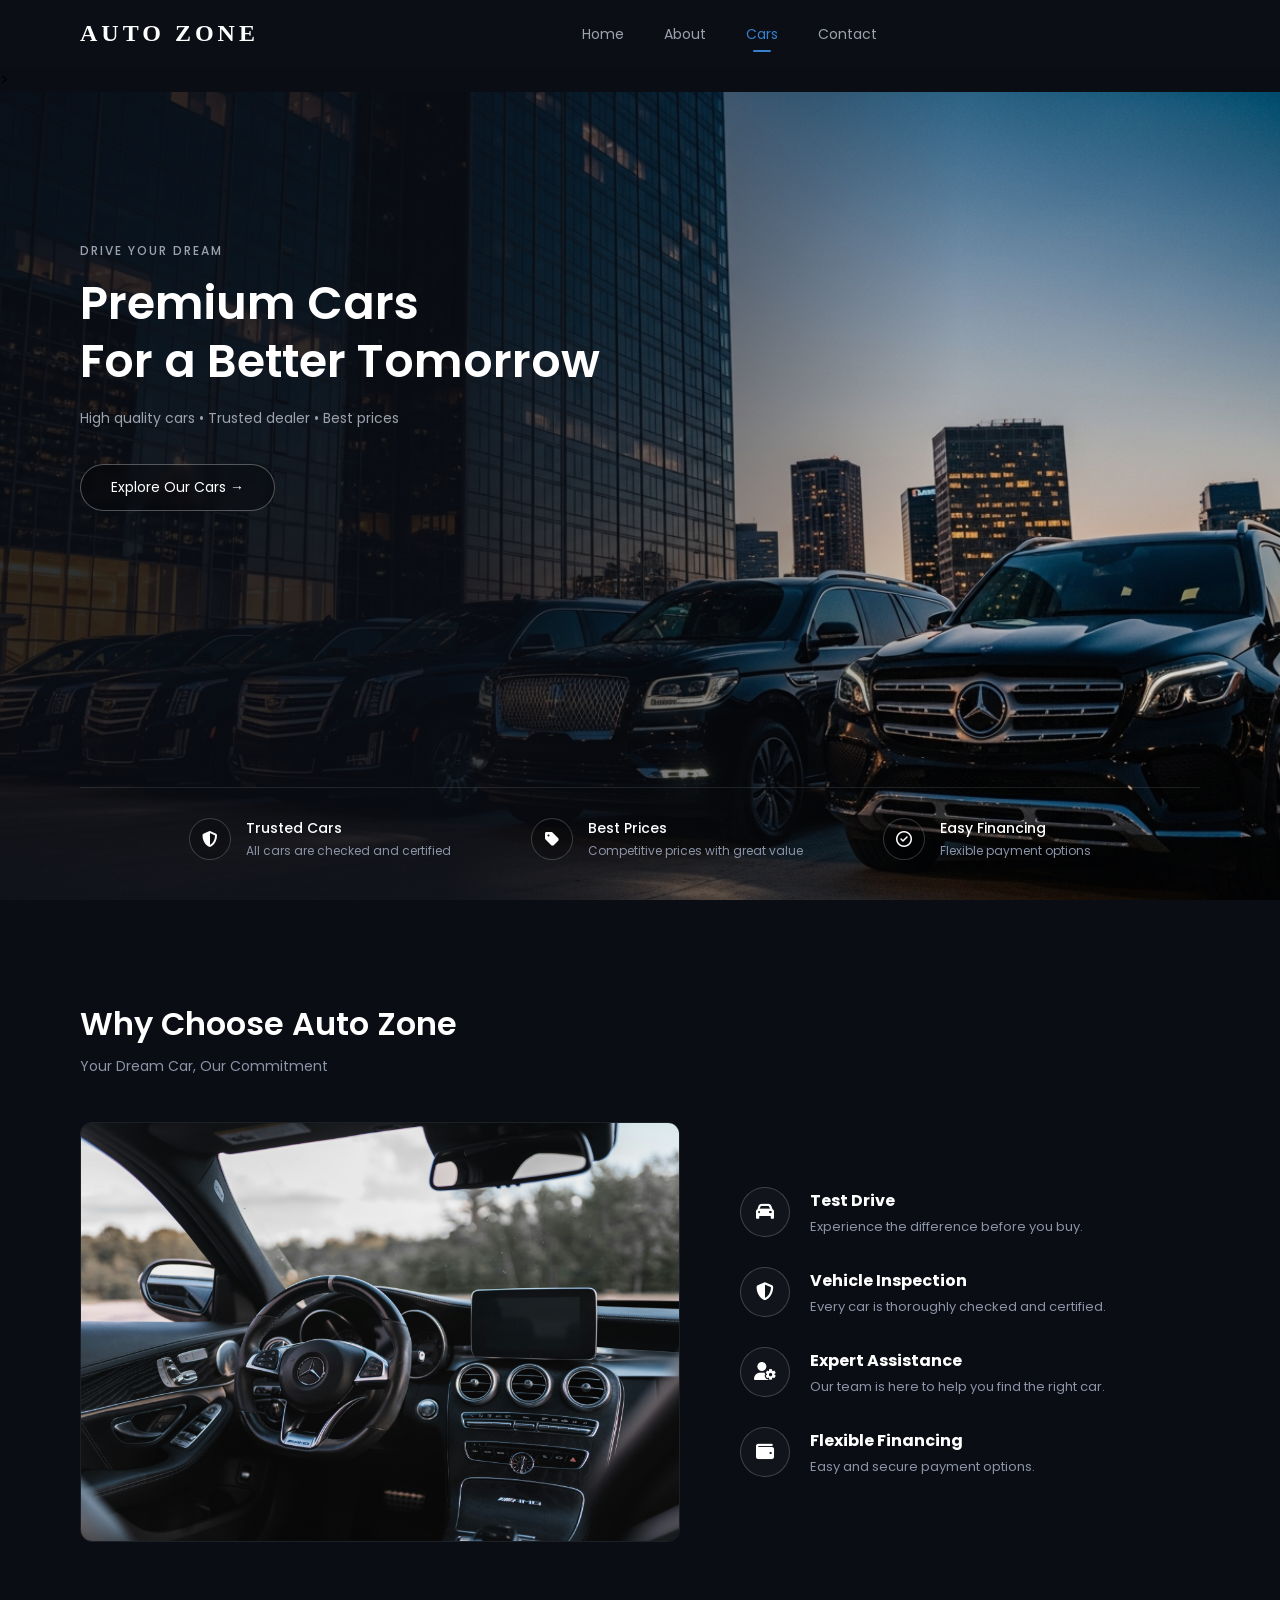
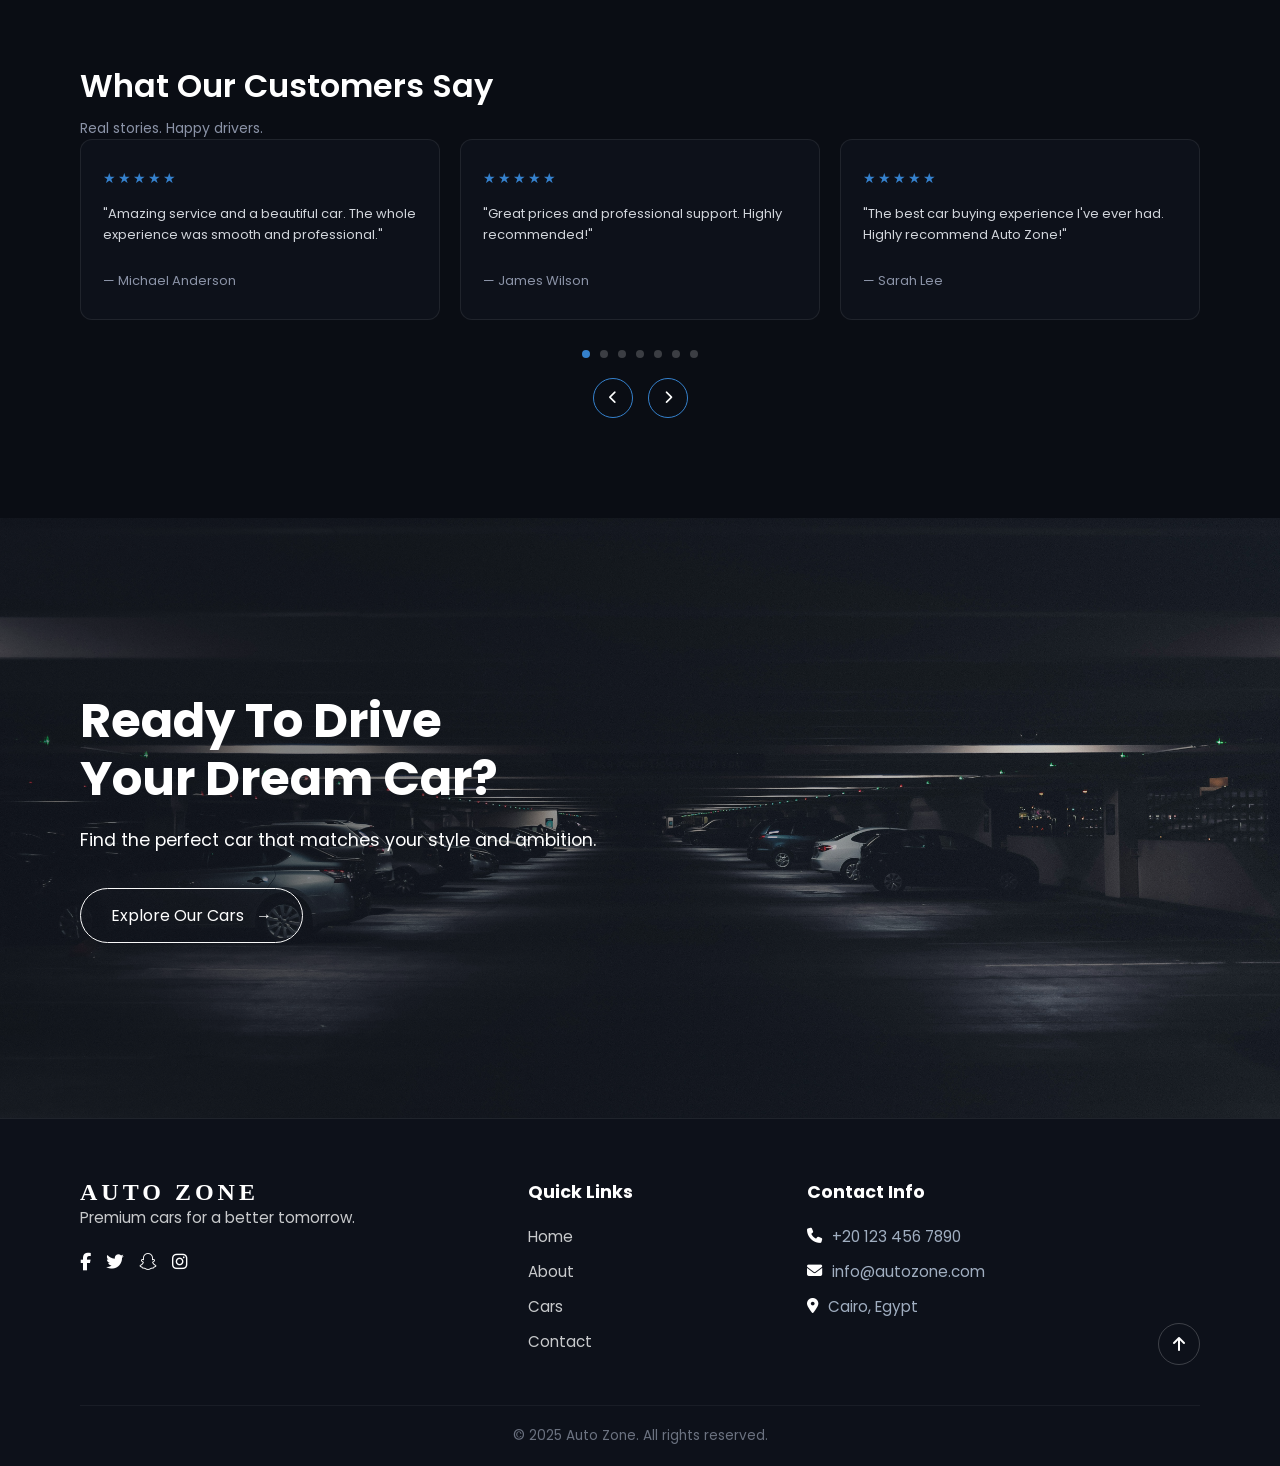
<file: index.html>
<!DOCTYPE html>
<html lang="en">
<head>
    <meta charset="UTF-8">
    <meta name="viewport" content="width=device-width, initial-scale=1.0">
    <title>Auto Zone</title>
    <link rel="stylesheet" href="https://cdnjs.cloudflare.com/ajax/libs/font-awesome/6.4.0/css/all.min.css">
    <link rel="preconnect" href="https://fonts.googleapis.com">
    <link rel="preconnect" href="https://fonts.gstatic.com" crossorigin>
    <link href="https://fonts.googleapis.com/css2?family=Poppins:wght@300;400;500;600;700&display=swap" rel="stylesheet">
    <link rel="stylesheet" href="home1.css">
    <link rel="stylesheet" href="home2.css">
    <link rel="stylesheet" href="home3.css">
    <link rel="stylesheet" href="home4.css">
    <link rel="stylesheet" href="home5.css">
     <script src="home.js"></script>
</head>
<body>
    <section class="hero">
        <header class="navbar">
        <div class="logo">AUTO ZONE</div>
        <nav class="navlink" id="navmenu">
            <i class="fa-solid fa-xmark close-btn" id="closeBtn"></i>
            <ul>
                <li><a href="index.html">Home</a></li>
                <li><a href="about.html">About</a></li>
                <li><a href="cars.html" class="active">Cars</a></li>
                <li><a href="contact.html">Contact</a></li>
            </ul>
        </nav>
        <div class="navicons">
            <i class="fa-solid fa-bars menu-toggle" id="menuToggle"></i>
        </div>
    </header>
<!-----------section 2 ------------------------------------------------------------------------------------------------------------>>        
     <div class="hero-wrapper">
        <div class="hero-text">
           <span class="sub-title">DRIVE YOUR DREAM</span>
                <h1 class="main-title">Premium Cars<br>For a Better Tomorrow</h1>
                <p class="description">High quality cars &bull; Trusted dealer &bull; Best prices</p>
                <a href="cars.html" class="btn-primary">Explore Our Cars &rarr;</a>
            </div>
            <div class="features">
                <div class="item">
                    <div class="icon">
                        <i class="fa-solid fa-shield-halved"></i>
                    </div>
                    <div class="text">
                        <h3>Trusted Cars</h3>
                        <p>All cars are checked and certified</p>
                    </div>
                </div>
                <div class="item">
                    <div class="icon">
                        <i class="fa-solid fa-tag"></i>
                    </div>
                    <div class="text">
                        <h3>Best Prices</h3>
                        <p>Competitive prices with great value</p>
                    </div>
                </div>

        <div class="item">
            <div class="icon">
                 <i class="fa-regular fa-circle-check"></i>
            </div>
            <div class="text">
                  <h3>Easy Financing</h3>
                  <p>Flexible payment options</p>
            </div>
        </div>
     </div>
</div>

</section>
<!---------section 3 ----------------------------------------------------------------->
<section class="why">
    <div class="title">
        <h2>Why Choose Auto Zone</h2>
        <p>Your Dream Car, Our Commitment</p>
    </div>
    <div class="why-content">
        <div class="why-img">
            <img src="img/why.jpg" alt="Car Interior">
        </div>
        <div class="why-list">
            <div class="item">
                <div class="icon"><i class="fa-solid fa-car"></i></div>
                <div class="text">
                    <h3>Test Drive</h3>
                    <p>Experience the difference before you buy.</p>
                </div>
            </div>
            <div class="item">
                <div class="icon"><i class="fa-solid fa-shield-halved"></i></div>
                <div class="text">
                    <h3>Vehicle Inspection</h3>
                    <p>Every car is thoroughly checked and certified.</p>
                </div>
            </div>
            <div class="item">
                <div class="icon"><i class="fa-solid fa-user-gear"></i></div>
                <div class="text">
                    <h3>Expert Assistance</h3>
                    <p>Our team is here to help you find the right car.</p>
                </div>
            </div>
            <div class="item">
                <div class="icon"><i class="fa-solid fa-wallet"></i></div>
                <div class="text">
                    <h3>Flexible Financing</h3>
                    <p>Easy and secure payment options.</p>
                </div>
            </div>
        </div>
    </div>
</section>
<!----------section 4 ---------------------------------------------------------------------------------------------->
<section class="reviews">
    <div class="title">
        <h2>What Our Customers Say</h2>
        <p>Real stories. Happy drivers.</p>
    </div>
    <div class="reviews2">
        <div class="track">
            <div class="card">
                <div class="stars">★★★★★</div>
                <p>"Amazing service and a beautiful car. The whole experience was smooth and professional."</p>
                <h4>— Michael Anderson</h4>
            </div>
            <div class="card">
                <div class="stars">★★★★★</div>
                <p>"Great prices and professional support. Highly recommended!"</p>
                <h4>— James Wilson</h4>
            </div>
            <div class="card">
                <div class="stars">★★★★★</div>
                <p>"The best car buying experience I've ever had. Highly recommend Auto Zone!"</p>
                <h4>— Sarah Lee</h4>
            </div>
            <div class="card">
                <div class="stars">★★★★★</div>
                <p>"Very transparent team and top-notch quality vehicles."</p>
                <h4>— David Miller</h4>
            </div>
            <div class="card">
                <div class="stars">★★★★★</div>
                <p>"Fast documentation and test drive booking was effortless."</p>
                <h4>— Emily Davis</h4>
            </div>
            <div class="card">
                <div class="stars">★★★★★</div>
                <p>"Exceptional customer care from start to finish."</p>
                <h4>— Alex Robert</h4>
            </div>
            <div class="card">
                <div class="stars">★★★★★</div>
                <p>"Fair prices and financing options that actually made sense."</p>
                <h4>— John Martinez</h4>
            </div>
            <div class="card">
                <div class="stars">★★★★★</div>
                <p>"Found my dream car within an hour! Outstanding team."</p>
                <h4>— Sophia Brown</h4>
            </div>
            <div class="card">
                <div class="stars">★★★★★</div>
                <p>"Vehicle condition was exactly as certified. Zero surprises."</p>
                <h4>— Daniel Taylor</h4>
            </div>
            <div class="card">
                <div class="stars">★★★★★</div>
                <p>"Smooth process, polite staff, and reliable vehicles."</p>
                <h4>— Olivia White</h4>
            </div>
            <div class="card">
                <div class="stars">★★★★★</div>
                <p>"They helped me choose the exact car suitable for my family needs."</p>
                <h4>— Ryan Clark</h4>
            </div>
            <div class="card">
                <div class="stars">★★★★★</div>
                <p>"Great trade-in value offered for my previous car. Very satisfied."</p>
                <h4>— Jessica Taylor</h4>
            </div>
            <div class="card">
                <div class="stars">★★★★★</div>
                <p>"Super friendly customer service and zero hidden fees."</p>
                <h4>— Andrew Scott</h4>
            </div>
            <div class="card">
                <div class="stars">★★★★★</div>
                <p>"The financing team worked wonders to match my monthly budget."</p>
                <h4>— Laura King</h4>
            </div>
            <div class="card">
                <div class="stars">★★★★★</div>
                <p>"Clean showroom and impressive selection of luxury models."</p>
                <h4>— Chris Evans</h4>
            </div>
            <div class="card">
                <div class="stars">★★★★★</div>
                <p>"Fast response times whenever I had questions after purchase."</p>
                <h4>— Hannah Abbott</h4>
            </div>
            <div class="card">
                <div class="stars">★★★★★</div>
                <p>"Top tier maintenance inspection report provided with the car."</p>
                <h4>— Mark Spencer</h4>
            </div>
            <div class="card">
                <div class="stars">★★★★★</div>
                <p>"Effortless transaction! Would definitely buy from them again."</p>
                <h4>— Grace Turner</h4>
            </div>
            <div class="card">
                <div class="stars">★★★★★</div>
                <p>"Professional advice without any sales pressure. Loved it!"</p>
                <h4>— Paul Adams</h4>
            </div>
            <div class="card">
                <div class="stars">★★★★★</div>
                <p>"Prompt delivery and pristine car condition upon arrival."</p>
                <h4>— Emma Watson</h4>
            </div>
        </div>
    </div>
    <div class="controls">
        <div class="dots">
            <span class="dot active"></span>
            <span class="dot"></span>
            <span class="dot"></span>
            <span class="dot"></span>
            <span class="dot"></span>
            <span class="dot"></span>
            <span class="dot"></span>
        </div>
        <div class="arrows">
            <button class="arrow-btn"><i class="fa-solid fa-chevron-left"></i></button>
            <button class="arrow-btn"><i class="fa-solid fa-chevron-right"></i></button>
        </div>
    </div>
</section>
<!------section 4 --------------------------------------------------------------->
<section class="banner">
    <div class="container">
        <div class="content">
            <h2>Ready To Drive<br>Your Dream Car?</h2>
            <p>Find the perfect car that matches your style and ambition.</p>
            <a href="cars.html" class="cta-btn">
                Explore Our Cars <span>&rarr;</span>
            </a>
        </div>
        
    </div>
</section>
<!-------------footer section 5------------------------------------------------------------------------->
 <footer class="footer">
        <div class="container">
            <div class="footer-logo">
            <div class="logo">AUTO ZONE</div>
                <p>Premium cars for a better tomorrow.</p>
                <div class="links">
                    <a href="#"><i class="fa-brands fa-facebook-f"></i></a>
                    <a href="#"><i class="fa-brands fa-twitter"></i></a>
                    <a href="#"><i class="fa-brands fa-snapchat"></i></a>
                    <a href="#"><i class="fa-brands fa-instagram"></i></a>
                </div>
            </div>

            <div class="footerlinks">
                <h3>Quick Links</h3>
                <ul>
                    <li><a href="index.html">Home</a></li>
                    <li><a href="about.html">About</a></li>
                    <li><a href="cars.html">Cars</a></li>
                    <li><a href="contact.html">Contact</a></li>
                </ul>
            </div>

            <div class="footercontact">
                <h3>Contact Info</h3>
                <ul>
                    <li><i class="fa-solid fa-phone"></i> +20 123 456 7890</li>
                    <li><i class="fa-solid fa-envelope"></i> info@autozone.com</li>
                    <li><i class="fa-solid fa-location-dot"></i> Cairo, Egypt</li>
                </ul>
            </div>

            <a href="#" class="back">
                <i class="fa-solid fa-arrow-up"></i>
            </a>
        </div>

        <div class="footerbottom">
            <p>&copy; 2025 Auto Zone. All rights reserved.</p>
        </div>

</footer>
    <script src="home.js"></script>
</body>
</html>
</file>
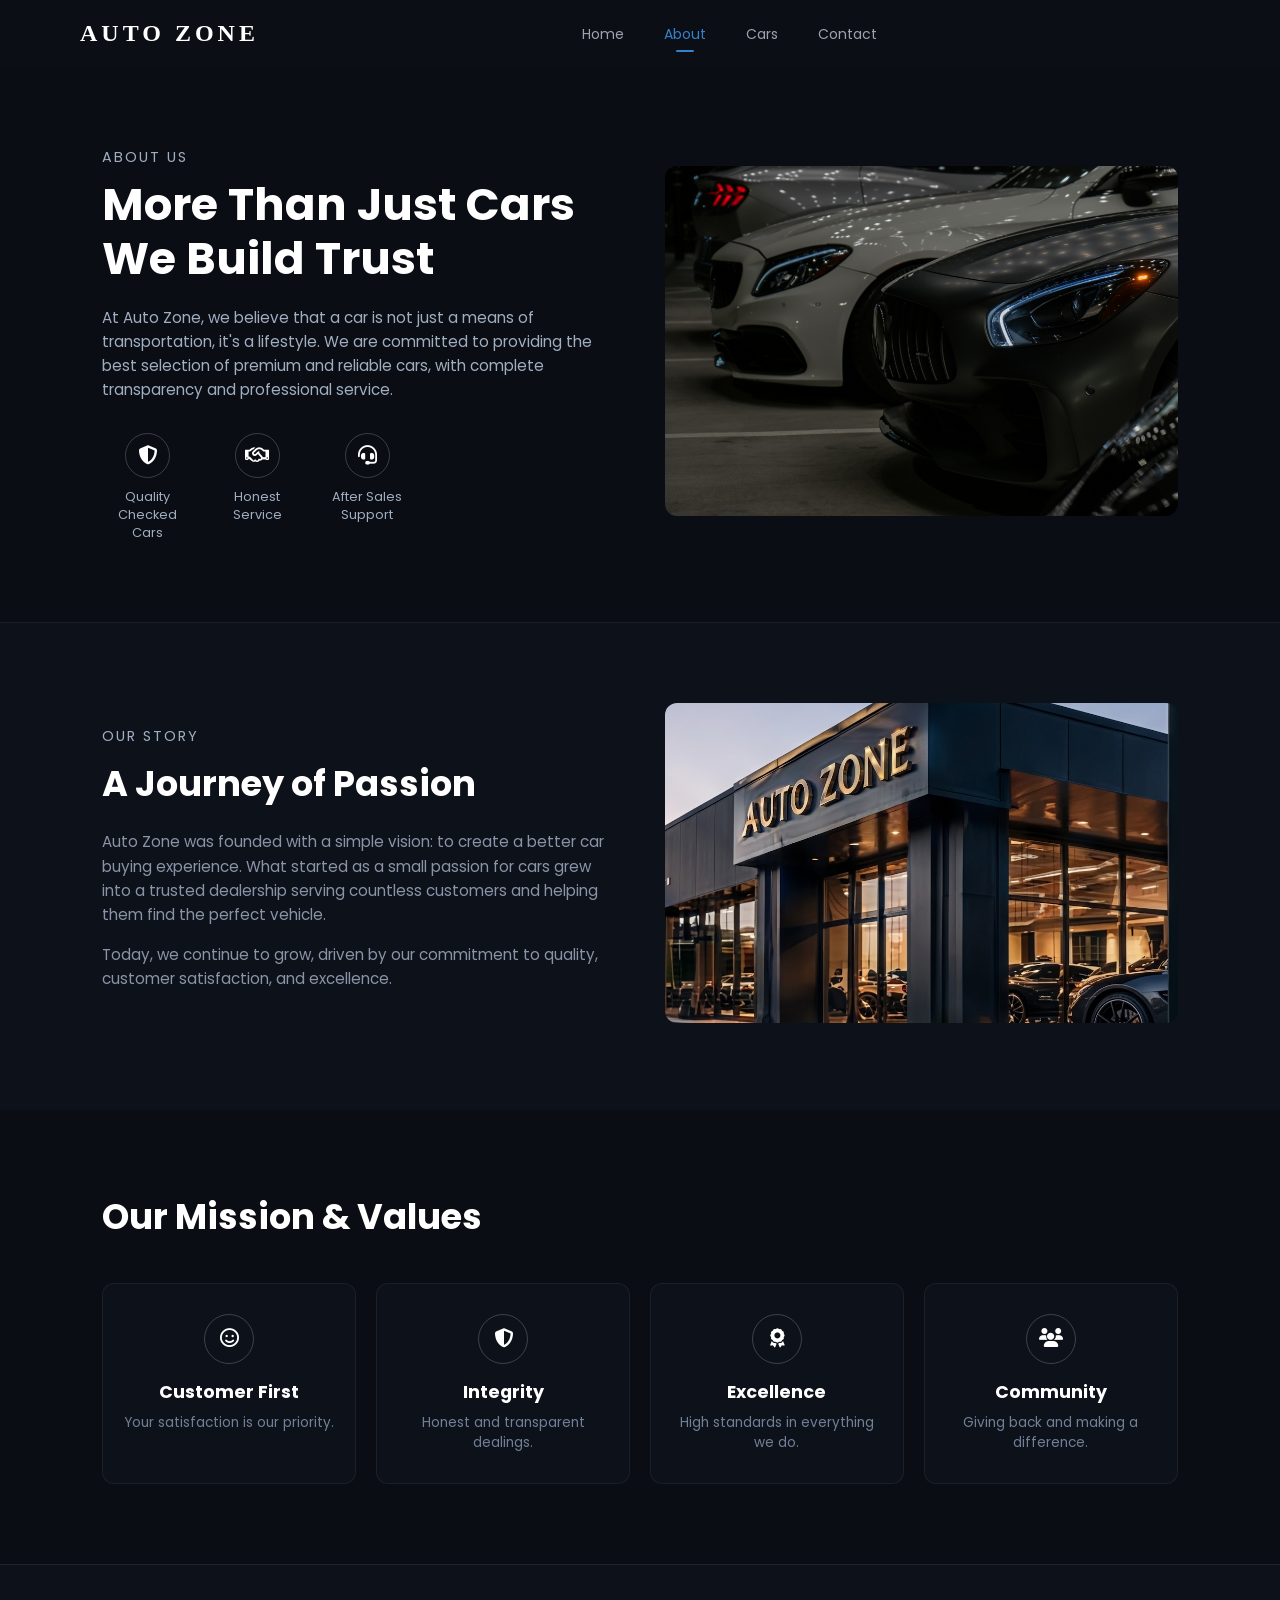
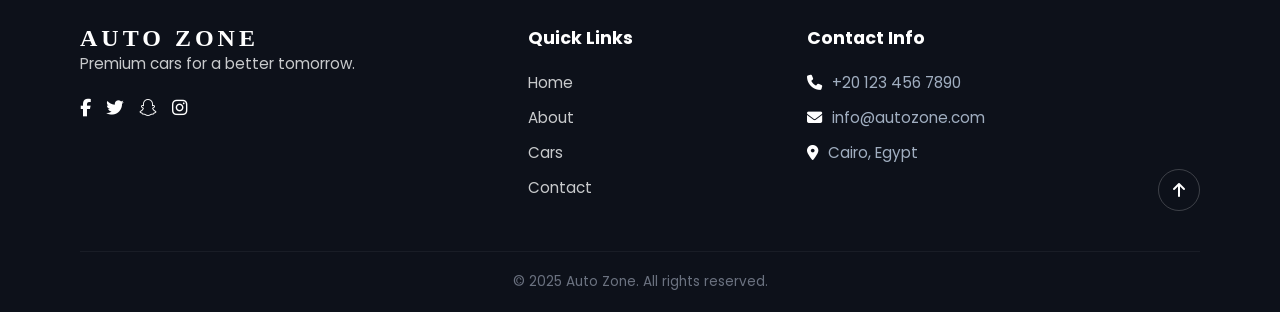
<file: about.html>
<!DOCTYPE html>
<html lang="en">
<head>
    <meta charset="UTF-8">
    <meta name="viewport" content="width=device-width, initial-scale=1.0">
    <title>Auto Zone</title>
    <link rel="stylesheet" href="https://cdnjs.cloudflare.com/ajax/libs/font-awesome/6.4.0/css/all.min.css">
    <link rel="preconnect" href="https://fonts.googleapis.com">
    <link rel="preconnect" href="https://fonts.gstatic.com" crossorigin>
    <link href="https://fonts.googleapis.com/css2?family=Poppins:wght@300;400;500;600;700&display=swap" rel="stylesheet">
    <link rel="stylesheet" href="home1.css">
    <link rel="stylesheet" href="home5.css">
    <link rel="stylesheet" href="about1.css">
    <link rel="stylesheet" href="about2.css">
    <link rel="stylesheet" href="about3.css">
</head>
<body>
    <header class="navbar">
        <div class="logo">AUTO ZONE</div>
        <nav class="navlink" id="navmenu">
            <i class="fa-solid fa-xmark close-btn" id="closeBtn"></i>
            <ul>
                <li><a href="index.html">Home</a></li>
                <li><a href="about.html" class="active">About</a></li>
                <li><a href="cars.html">Cars</a></li>
                <li><a href="contact.html">Contact</a></li>
            </ul>
        </nav>
        <div class="abouticons">
           <i class="fa-solid fa-bars menu-toggle" id="menuToggle"></i>
        </div>
    </header>
<!-- -----section 1-------------------------------------------------------------------------------------------------- -->
    <section class="bhero">
        <div class="container">
            <div class="bcontent">
                <span class="title1">ABOUT US</span>
                <h1 class="title2">More Than Just Cars<br>We Build Trust</h1>
                <p class="description">
                    At Auto Zone, we believe that a car is not just a means of transportation, 
                    it's a lifestyle. We are committed to providing the best selection of premium 
                    and reliable cars, with complete transparency and professional service.
                </p>
    
                <div class="bfeatures">
                    <div class="feature1">
                        <i class="fa-solid fa-shield-halved"></i>
                        <span>Quality Checked Cars</span>
                    </div>
                    <div class="feature1">
                        <i class="fa-regular fa-handshake"></i>
                        <span>Honest Service</span>
                    </div>
                    <div class="feature1">
                        <i class="fa-solid fa-headset"></i>
                        <span>After Sales Support</span>
                    </div>
                </div>
            </div>
            
            <div class="bimage">
                <img src="img/rana-singh-kHwTC1fZ23o-unsplash.jpg" alt="Showroom Cars">
            </div>
        </div>
    </section>
<!--section 2 ------------------------------------------------------------------------------------------------------------>
<section class="story">
    <div class="container">
        <div class="scontent">
            <span class="stitle">OUR STORY</span>
            <h2>A Journey of Passion</h2>
            <p>
                 Auto Zone was founded with a simple vision: to create a better car buying experience. 
                What started as a small passion for cars grew into a trusted dealership serving 
                countless customers and helping them find the perfect vehicle.
            </p>
            <p>
                Today, we continue to grow, driven by our commitment to quality, 
                customer satisfaction, and excellence.
            </p>
        </div>
        <div class="simage">
            <img src="img/autozone.jpe" alt="Auto Zone Building">
        </div>
    </div>
</section>

<!--section 3 ----------------------------------------------------------------------------------------------->
<section class="values">
    <div class="container">
        <div class="title">
            <h2>Our Mission & Values</h2>
        </div>
        <div class="vgrid">
            <div class="vcard">
                <div class="icon">
                    <i class="fa-regular fa-face-smile"></i>
                </div>
                <h3>Customer First</h3>
                <p>Your satisfaction is our priority.</p>
            </div>
            <div class="vcard">
                <div class="icon">
                    <i class="fa-solid fa-shield-halved"></i>
                </div>
                <h3>Integrity</h3>
                <p>Honest and transparent dealings.</p>
            </div>
            <div class="vcard">
                <div class="icon">
                    <i class="fa-solid fa-award"></i>
                </div>
                <h3>Excellence</h3>
                <p>High standards in everything we do.</p>
            </div>
            <div class="vcard">
                <div class="icon">
                    <i class="fa-solid fa-users"></i>
                </div>
                <h3>Community</h3>
                <p>Giving back and making a difference.</p>
            </div>
        </div>
    </div>
</section>

<!-- FOOTER SECTION-------------------------------->
    <footer class="footer">
        <div class="container">
            <div class="footer-logo">
            <div class="logo">AUTO ZONE</div>
                <p>Premium cars for a better tomorrow.</p>
                <div class="links">
                    <a href="#"><i class="fa-brands fa-facebook-f"></i></a>
                    <a href="#"><i class="fa-brands fa-twitter"></i></a>
                    <a href="#"><i class="fa-brands fa-snapchat"></i></a>
                    <a href="#"><i class="fa-brands fa-instagram"></i></a>
                </div>
            </div>

            <div class="footerlinks">
                <h3>Quick Links</h3>
                <ul>
                    <li><a href="index.html">Home</a></li>
                    <li><a href="about.html">About</a></li>
                    <li><a href="cars.html">Cars</a></li>
                    <li><a href="contact.html">Contact</a></li>
                </ul>
            </div>

            <div class="footercontact">
                <h3>Contact Info</h3>
                <ul>
                    <li><i class="fa-solid fa-phone"></i> +20 123 456 7890</li>
                    <li><i class="fa-solid fa-envelope"></i> info@autozone.com</li>
                    <li><i class="fa-solid fa-location-dot"></i> Cairo, Egypt</li>
                </ul>
            </div>

            <a href="#" class="back">
                <i class="fa-solid fa-arrow-up"></i>
            </a>
        </div>

        <div class="footerbottom">
            <p>&copy; 2025 Auto Zone. All rights reserved.</p>
        </div>
    </footer>
<script src="home.js"></script>
</body>
</html>
</file>
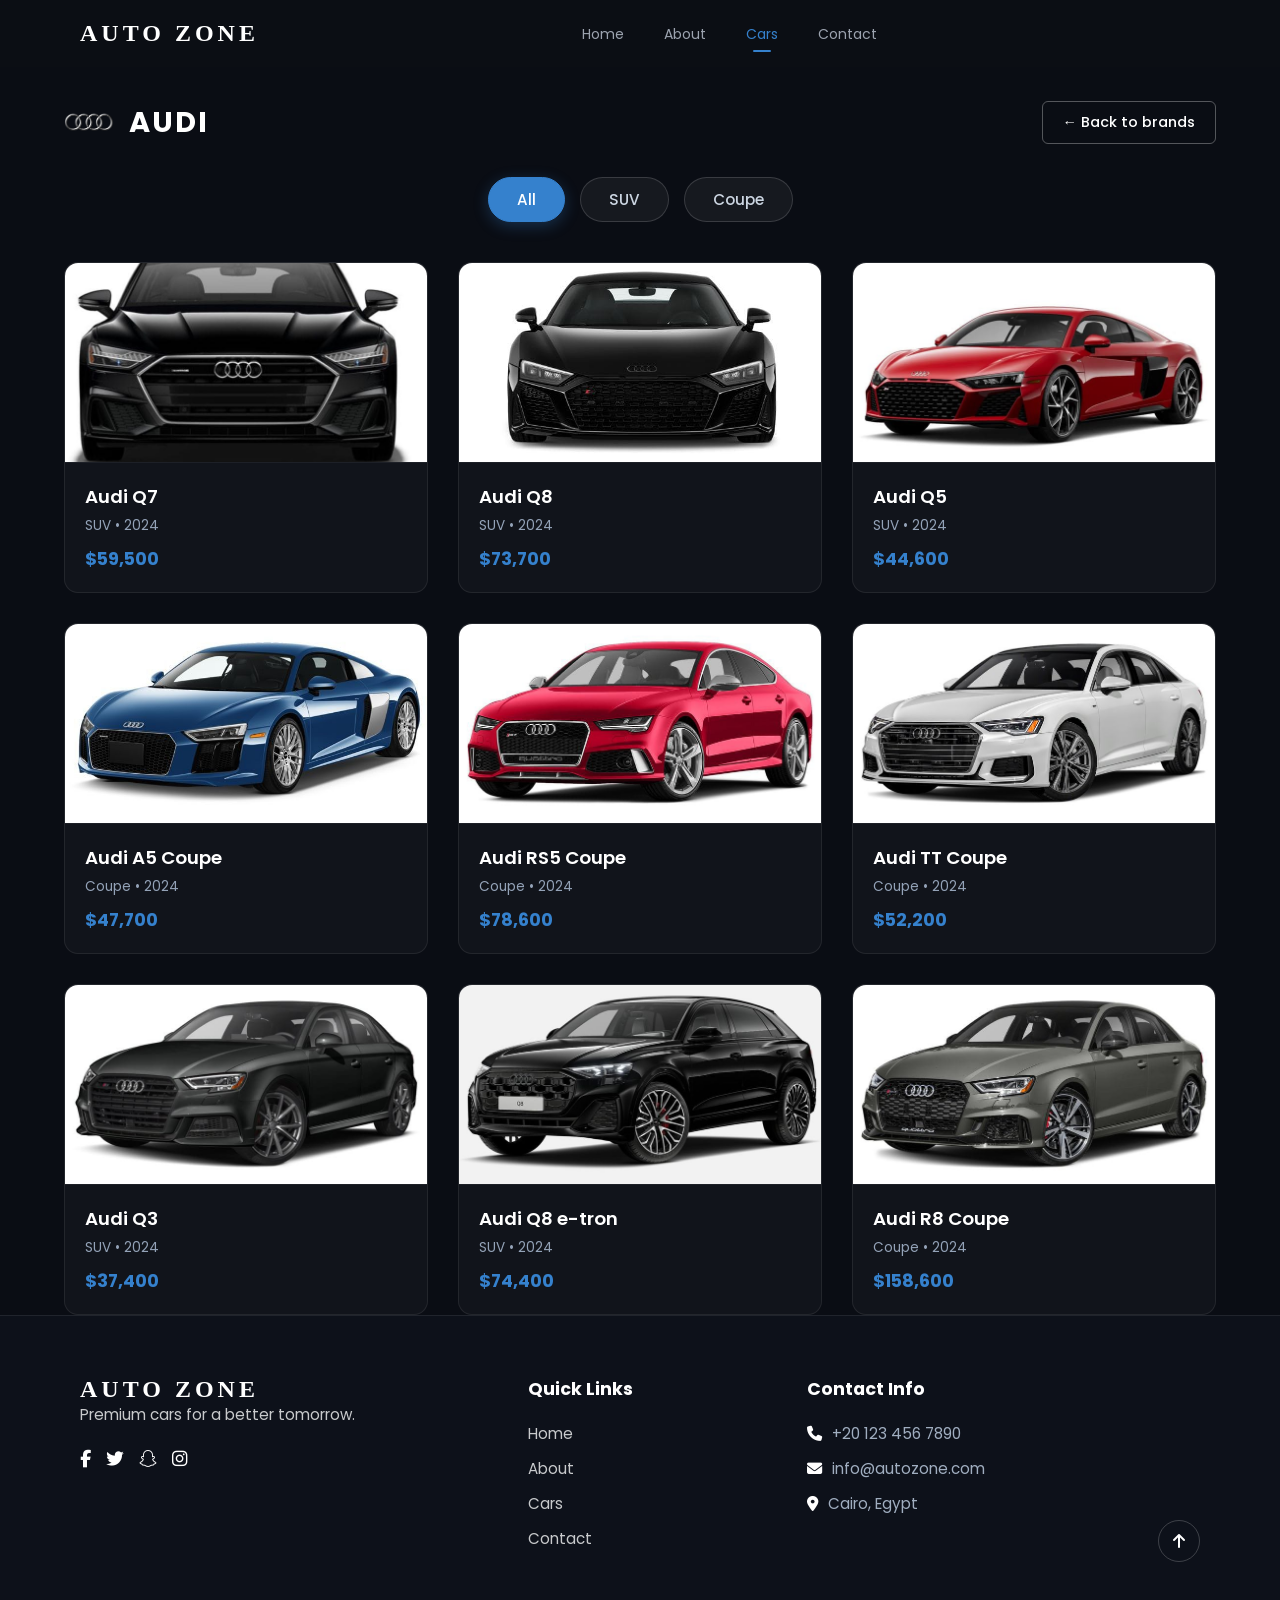
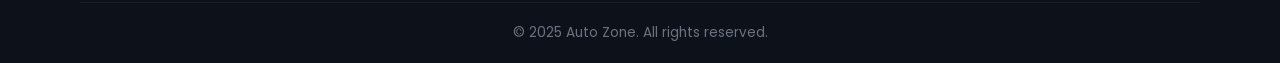
<file: audi.html>
<!DOCTYPE html>
<html lang="en">
<head>
    <meta charset="UTF-8">
    <meta name="viewport" content="width=device-width, initial-scale=1.0">
    <title>Auto Zone</title>
    <link rel="stylesheet" href="https://cdnjs.cloudflare.com/ajax/libs/font-awesome/6.4.0/css/all.min.css">
    <link rel="preconnect" href="https://fonts.googleapis.com">
    <link rel="preconnect" href="https://fonts.gstatic.com" crossorigin>
    <link href="https://fonts.googleapis.com/css2?family=Poppins:wght@300;400;500;600;700&display=swap" rel="stylesheet">
    <link rel="stylesheet" href="home1.css">
    <link rel="stylesheet" href="home5.css">
    <link rel="stylesheet" href="cars1.css">
    <link rel="stylesheet" href="cars.css">
</head>
<body>
    <header class="navbar">
        <div class="logo">AUTO ZONE</div>
        <nav class="navlink" id="navmenu">
            <i class="fa-solid fa-xmark close-btn" id="closeBtn"></i>
            <ul>
                <li><a href="home.html">Home</a></li>
                <li><a href="about.html">About</a></li>
                <li><a href="cars.html" class="active">Cars</a></li>
                <li><a href="contact.html">Contact</a></li>
            </ul>
        </nav>
        <div class="navicons">
            <i class="fa-solid fa-bars menu-toggle" id="menuToggle"></i>
        </div>
    </header>
<!------------------------------------------------------------------------------------------------------ -->    
<div id="lexuscars">
    <div class="brand-top-bar">
        <div class="deflexus">
            <img src="img/carlogo/audi.png" class="lexuslogolexus" alt="Audi Logo">
            <h1 class="logolexuslogo">AUDI</h1>
        </div>
        <div class="btnbacklexus">
            <a href="cars.html" class="backtobrands">&larr; Back to brands</a>
        </div>
    </div>
    <div class="categories">
        <button data-filter="all" class="BUTT active">All</button>
        <button data-filter="suv" class="BUTT">SUV</button>
        <button data-filter="coupe" class="BUTT">Coupe</button>
    </div>
    <!---------cars ----------------------------------------------------->
    <div class="cars">
        <div class="car suv">
            <img src="cars/audi1.jpeg" alt="Audi Q7">
            <div class="car-details">
                <h2>Audi Q7</h2>
                <span class="category-tag">SUV • 2024</span>
                <p class="price">$59,500</p>
            </div>
        </div>

        <div class="car suv">
            <img src="cars/audi2.jpeg" alt="Audi Q8">
            <div class="car-details">
                <h2>Audi Q8</h2>
                <span class="category-tag">SUV • 2024</span>
                <p class="price">$73,700</p>
            </div>
        </div>

        <div class="car suv">
            <img src="cars/audi3.jpeg" alt="Audi Q5">
            <div class="car-details">
                <h2>Audi Q5</h2>
                <span class="category-tag">SUV • 2024</span>
                <p class="price">$44,600</p>
            </div>
        </div>

        <div class="car coupe">
            <img src="cars/audi4.jpeg" alt="Audi A5 Coupe">
            <div class="car-details">
                <h2>Audi A5 Coupe</h2>
                <span class="category-tag">Coupe • 2024</span>
                <p class="price">$47,700</p>
            </div>
        </div>

        <div class="car coupe">
            <img src="cars/audi5.jpeg" alt="Audi RS5 Coupe">
            <div class="car-details">
                <h2>Audi RS5 Coupe</h2>
                <span class="category-tag">Coupe • 2024</span>
                <p class="price">$78,600</p>
            </div>
        </div>

        <div class="car coupe">
            <img src="cars/audi6.jpeg" alt="Audi TT Coupe">
            <div class="car-details">
                <h2>Audi TT Coupe</h2>
                <span class="category-tag">Coupe • 2024</span>
                <p class="price">$52,200</p>
            </div>
        </div>

        <div class="car suv">
            <img src="cars/audi7.jpeg" alt="Audi Q3">
            <div class="car-details">
                <h2>Audi Q3</h2>
                <span class="category-tag">SUV • 2024</span>
                <p class="price">$37,400</p>
            </div>
        </div>

        <div class="car suv">
            <img src="cars/audi8.jpeg" alt="Audi e-tron GT">
            <div class="car-details">
                <h2>Audi Q8 e-tron</h2>
                <span class="category-tag">SUV • 2024</span>
                <p class="price">$74,400</p>
            </div>
        </div>

        <div class="car coupe">
            <img src="cars/audi9.jpeg" alt="Audi R8 Coupe">
            <div class="car-details">
                <h2>Audi R8 Coupe</h2>
                <span class="category-tag">Coupe • 2024</span>
                <p class="price">$158,600</p>
            </div>
        </div>
</div>

<!--footer--------------------------------------------------------------------------------------------------------------------->
    <footer class="footer">
        <div class="container">
            <div class="footer-logo">
            <div class="logo">AUTO ZONE</div>
                <p>Premium cars for a better tomorrow.</p>
                <div class="links">
                    <a href="#"><i class="fa-brands fa-facebook-f"></i></a>
                    <a href="#"><i class="fa-brands fa-twitter"></i></a>
                    <a href="#"><i class="fa-brands fa-snapchat"></i></a>
                    <a href="#"><i class="fa-brands fa-instagram"></i></a>
                </div>
            </div>

            <div class="footerlinks">
                <h3>Quick Links</h3>
                <ul>
                    <li><a href="home.html">Home</a></li>
                    <li><a href="about.html">About</a></li>
                    <li><a href="cars.html">Cars</a></li>
                    <li><a href="contact.html">Contact</a></li>
                </ul>
            </div>

            <div class="footercontact">
                <h3>Contact Info</h3>
                <ul>
                    <li><i class="fa-solid fa-phone"></i> +20 123 456 7890</li>
                    <li><i class="fa-solid fa-envelope"></i> info@autozone.com</li>
                    <li><i class="fa-solid fa-location-dot"></i> Cairo, Egypt</li>
                </ul>
            </div>

            <a href="#" class="back">
                <i class="fa-solid fa-arrow-up"></i>
            </a>
        </div>

        <div class="footerbottom">
            <p>&copy; 2025 Auto Zone. All rights reserved.</p>
        </div>
    </footer>
<script src="cars.js"></script>
</body>
</html>
</file>
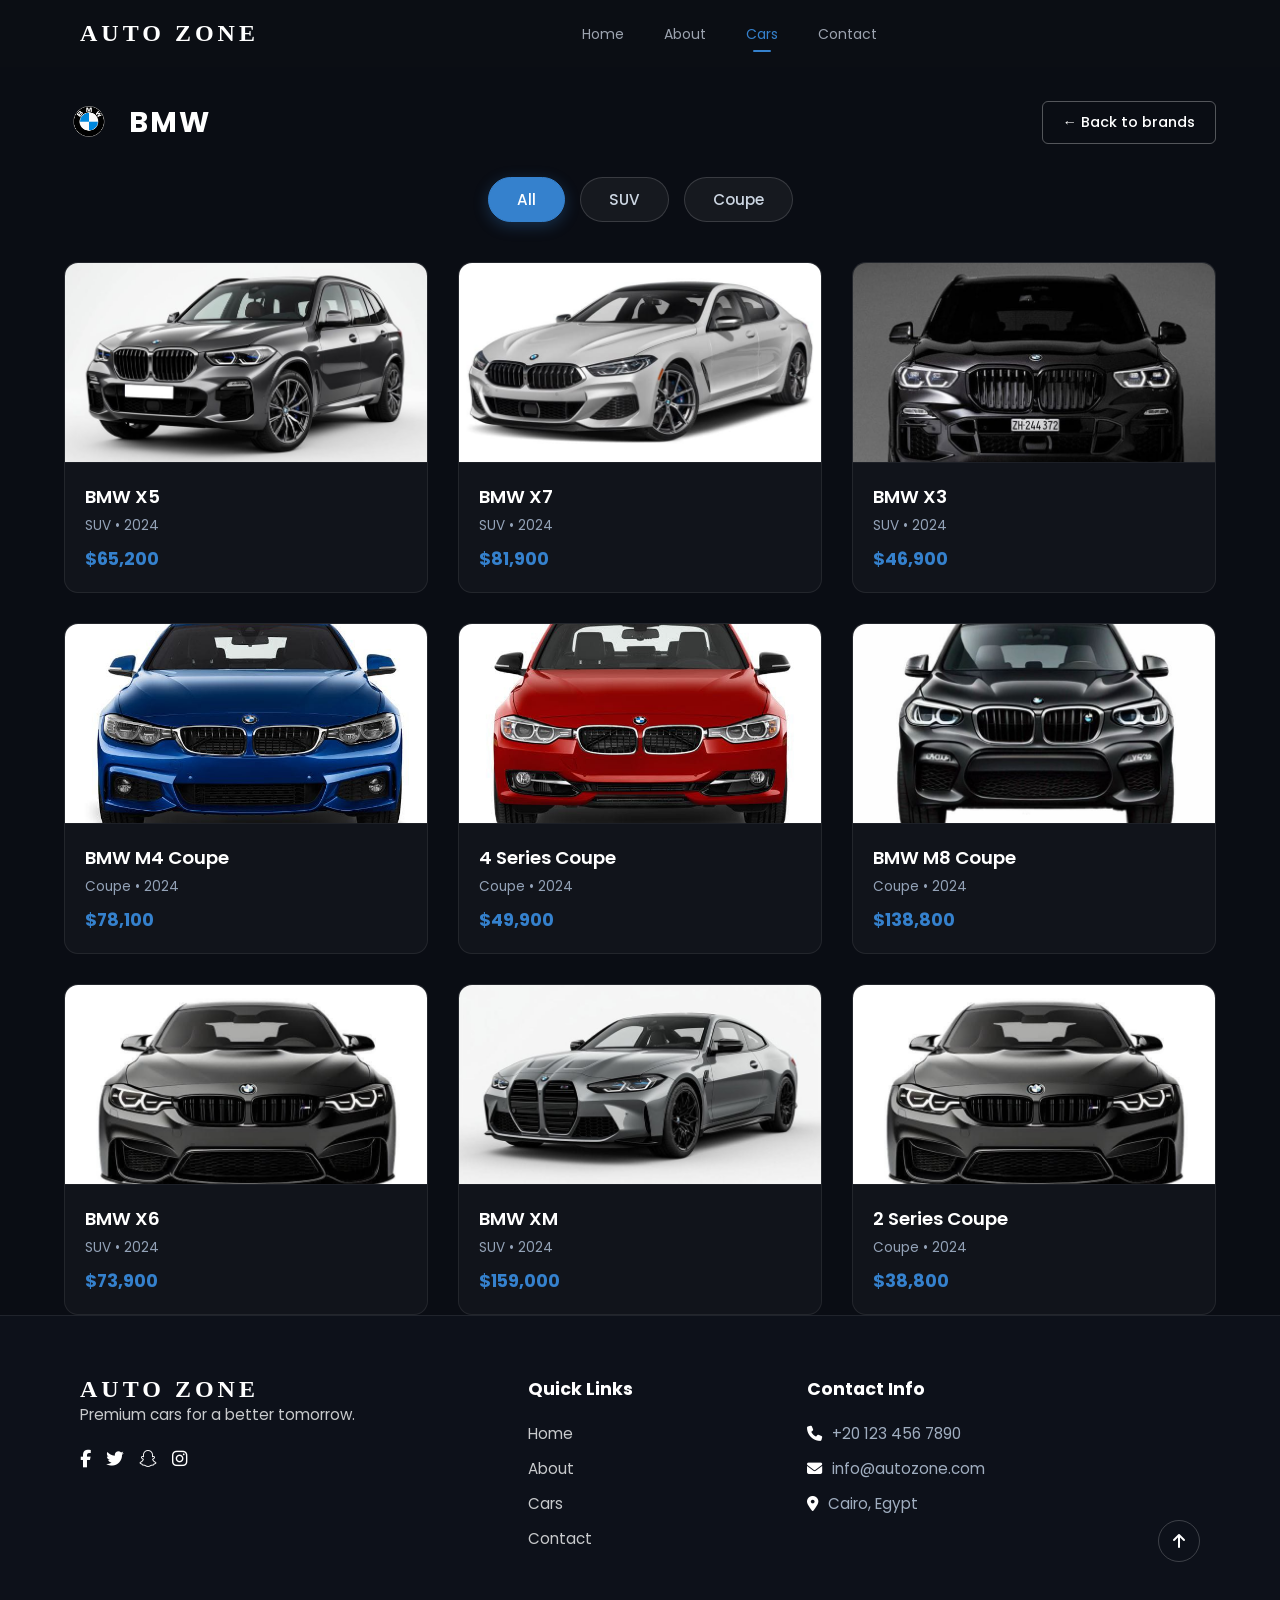
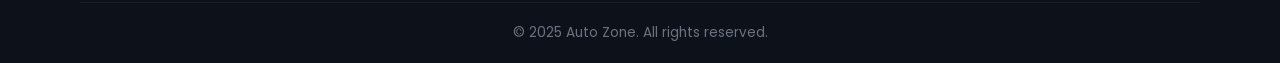
<file: bmw.html>
<!DOCTYPE html>
<html lang="en">
<head>
    <meta charset="UTF-8">
    <meta name="viewport" content="width=device-width, initial-scale=1.0">
    <title>Auto Zone</title>
    <link rel="stylesheet" href="https://cdnjs.cloudflare.com/ajax/libs/font-awesome/6.4.0/css/all.min.css">
    <link rel="preconnect" href="https://fonts.googleapis.com">
    <link rel="preconnect" href="https://fonts.gstatic.com" crossorigin>
    <link href="https://fonts.googleapis.com/css2?family=Poppins:wght@300;400;500;600;700&display=swap" rel="stylesheet">
    <link rel="stylesheet" href="home1.css">
    <link rel="stylesheet" href="home5.css">
    <link rel="stylesheet" href="cars1.css">
    <link rel="stylesheet" href="cars.css">
</head>
<body>
    <header class="navbar">
        <div class="logo">AUTO ZONE</div>
        <nav class="navlink" id="navmenu">
            <i class="fa-solid fa-xmark close-btn" id="closeBtn"></i>
            <ul>
                <li><a href="home.html">Home</a></li>
                <li><a href="about.html">About</a></li>
                <li><a href="cars.html" class="active">Cars</a></li>
                <li><a href="contact.html">Contact</a></li>
            </ul>
        </nav>
        <div class="navicons">
            <i class="fa-solid fa-bars menu-toggle" id="menuToggle"></i>
        </div>
    </header>
    <!-- ----------------------------------------------------------------------------------------------------- -->
<div class="brand-top-bar">
        <div class="deflexus">
            <img src="img/carlogo/bmw.png" class="lexuslogolexus" alt="BMW Logo">
            <h1 class="logolexuslogo">BMW</h1>
        </div>

        <div class="btnbacklexus">
            <a href="cars.html" class="backtobrands">&larr; Back to brands</a>
        </div>
    </div>
    <div class="categories">
        <button data-filter="all" class="BUTT active">All</button>
        <button data-filter="suv" class="BUTT">SUV</button>
        <button data-filter="coupe" class="BUTT">Coupe</button>
    </div>

    <!------cars------------------------------------------------------>
    <div class="cars">

        <div class="car suv">
            <img src="cars/bmw1.jpeg" alt="BMW X5">
            <div class="car-details">
                <h2>BMW X5</h2>
                <span class="category-tag">SUV • 2024</span>
                <p class="price">$65,200</p>
            </div>
        </div>

        <div class="car suv">
            <img src="cars/bmw8.jpeg" alt="BMW X7">
            <div class="car-details">
                <h2>BMW X7</h2>
                <span class="category-tag">SUV • 2024</span>
                <p class="price">$81,900</p>
            </div>
        </div>

        <div class="car suv">
            <img src="cars/bmw2.jpeg" alt="BMW X3">
            <div class="car-details">
                <h2>BMW X3</h2>
                <span class="category-tag">SUV • 2024</span>
                <p class="price">$46,900</p>
            </div>
        </div>

        <div class="car coupe">
            <img src="cars/bmw3.jpeg" alt="BMW M4 Coupe">
            <div class="car-details">
                <h2>BMW M4 Coupe</h2>
                <span class="category-tag">Coupe • 2024</span>
                <p class="price">$78,100</p>
            </div>
        </div>

        <div class="car coupe">
            <img src="cars/bmw4.jpeg" alt="BMW 4 Series Coupe">
            <div class="car-details">
                <h2>4 Series Coupe</h2>
                <span class="category-tag">Coupe • 2024</span>
                <p class="price">$49,900</p>
            </div>
        </div>

        <div class="car coupe">
            <img src="cars/bmw5.jpeg" alt="BMW M8 Coupe">
            <div class="car-details">
                <h2>BMW M8 Coupe</h2>
                <span class="category-tag">Coupe • 2024</span>
                <p class="price">$138,800</p>
            </div>
        </div>

        <div class="car suv">
            <img src="cars/bmw6.jpeg" alt="BMW X6">
            <div class="car-details">
                <h2>BMW X6</h2>
                <span class="category-tag">SUV • 2024</span>
                <p class="price">$73,900</p>
            </div>
        </div>

        <div class="car suv">
            <img src="cars/bmw9.jpeg" alt="BMW XM">
            <div class="car-details">
                <h2>BMW XM</h2>
                <span class="category-tag">SUV • 2024</span>
                <p class="price">$159,000</p>
            </div>
        </div>

        <div class="car coupe">
            <img src="cars/bmw6.jpeg" alt="BMW 2 Series Coupe">
            <div class="car-details">
                <h2>2 Series Coupe</h2>
                <span class="category-tag">Coupe • 2024</span>
                <p class="price">$38,800</p>
            </div>
        </div>

    </div>

     <!--footer--------------------------------------------------------------------------------------------------------------------->
    <footer class="footer">
        <div class="container">
            <div class="footer-logo">
            <div class="logo">AUTO ZONE</div>
                <p>Premium cars for a better tomorrow.</p>
                <div class="links">
                    <a href="#"><i class="fa-brands fa-facebook-f"></i></a>
                    <a href="#"><i class="fa-brands fa-twitter"></i></a>
                    <a href="#"><i class="fa-brands fa-snapchat"></i></a>
                    <a href="#"><i class="fa-brands fa-instagram"></i></a>
                </div>
            </div>

            <div class="footerlinks">
                <h3>Quick Links</h3>
                <ul>
                    <li><a href="home.html">Home</a></li>
                    <li><a href="about.html">About</a></li>
                    <li><a href="cars.html">Cars</a></li>
                    <li><a href="contact.html">Contact</a></li>
                </ul>
            </div>

            <div class="footercontact">
                <h3>Contact Info</h3>
                <ul>
                    <li><i class="fa-solid fa-phone"></i> +20 123 456 7890</li>
                    <li><i class="fa-solid fa-envelope"></i> info@autozone.com</li>
                    <li><i class="fa-solid fa-location-dot"></i> Cairo, Egypt</li>
                </ul>
            </div>

            <a href="#" class="back">
                <i class="fa-solid fa-arrow-up"></i>
            </a>
        </div>

        <div class="footerbottom">
            <p>&copy; 2025 Auto Zone. All rights reserved.</p>
        </div>
    </footer>
<script src="cars.js"></script>
</body>
</html>
</file>
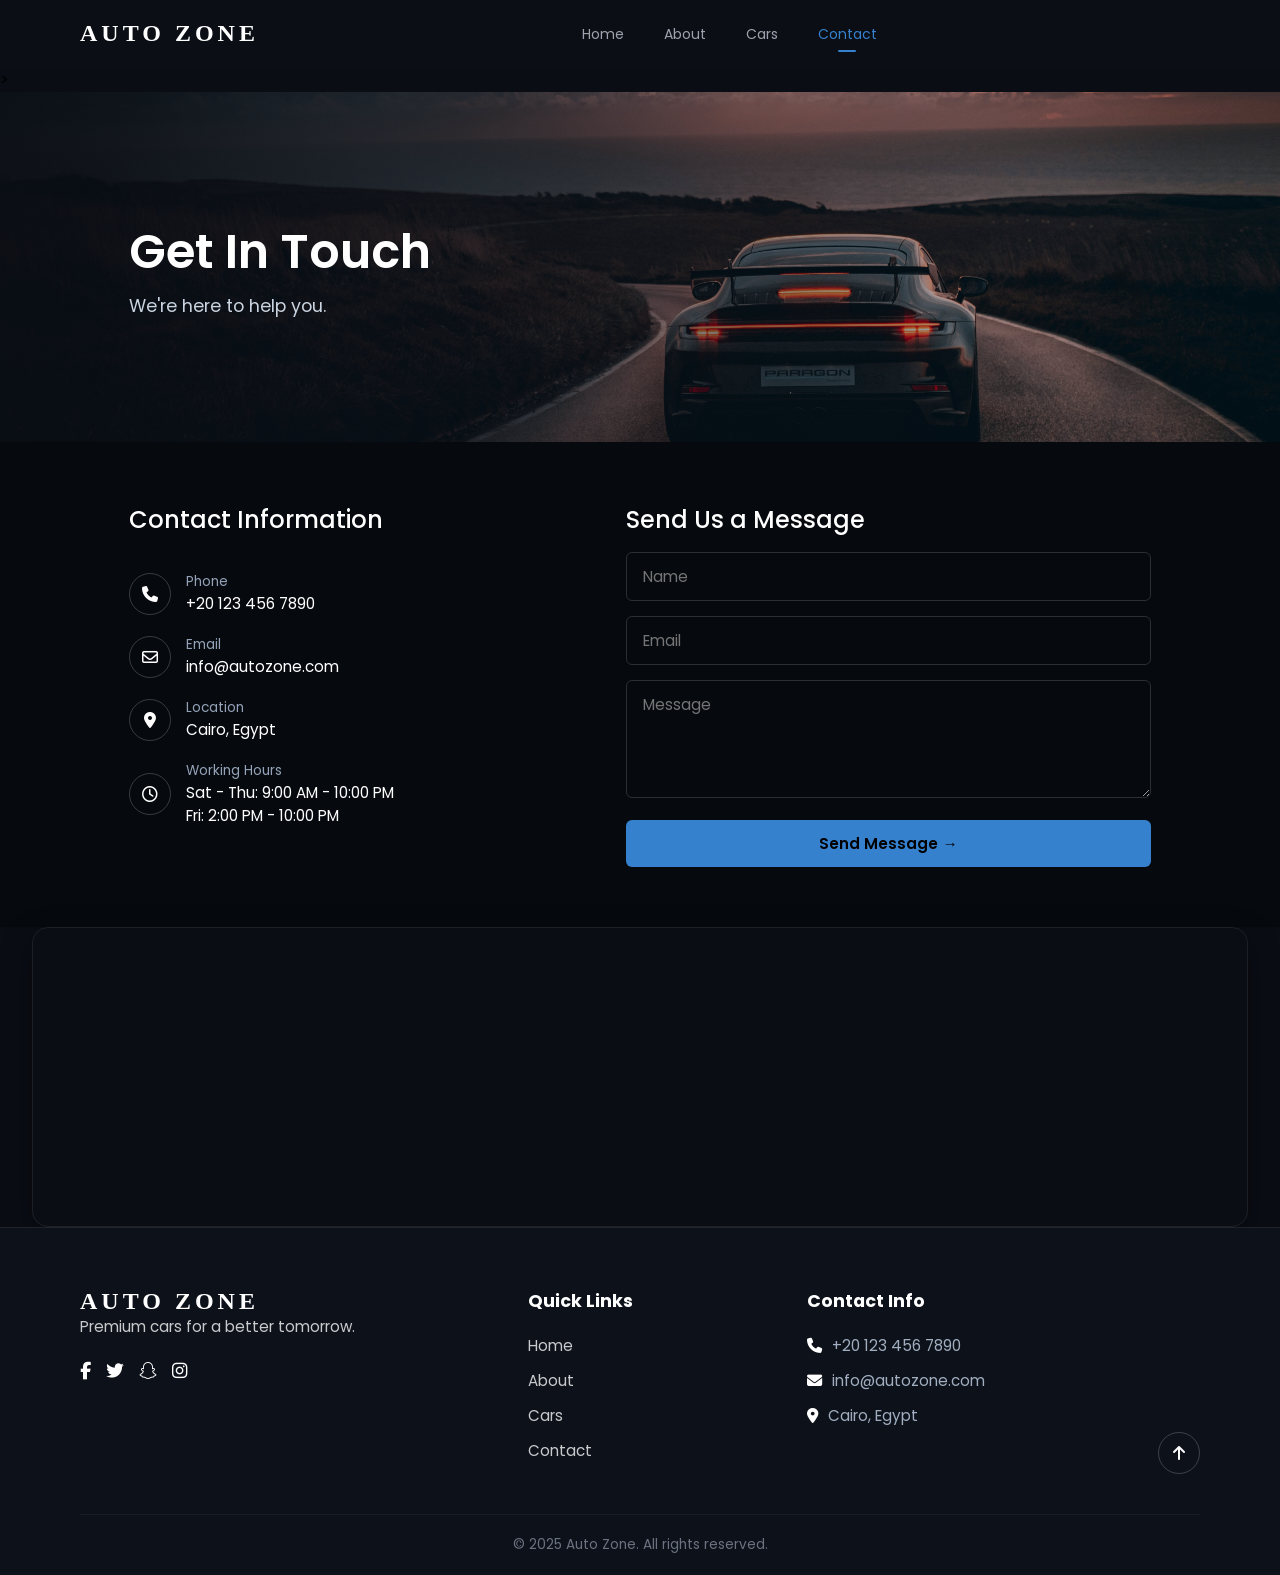
<file: contact.html>
<!DOCTYPE html>
<html lang="en">
<head>
    <meta charset="UTF-8">
    <meta name="viewport" content="width=device-width, initial-scale=1.0">
    <title>Auto Zone</title>
    <link rel="stylesheet" href="https://cdnjs.cloudflare.com/ajax/libs/font-awesome/6.4.0/css/all.min.css">
    <link rel="preconnect" href="https://fonts.googleapis.com">
    <link rel="preconnect" href="https://fonts.gstatic.com" crossorigin>
    <link href="https://fonts.googleapis.com/css2?family=Poppins:wght@300;400;500;600;700&display=swap" rel="stylesheet">
    <link rel="stylesheet" href="home1.css">
    <link rel="stylesheet" href="home5.css">
    <link rel="stylesheet" href="contact1.css">
    <link rel="stylesheet" href="contact2.css">
    <link rel="stylesheet" href="contact3.css">
</head>
<body>
    <header class="navbar">
        <div class="logo">AUTO ZONE</div>
        <nav class="navlink" id="navmenu">
            <i class="fa-solid fa-xmark close-btn" id="closeBtn"></i>
            <ul>
                <li><a href="index.html">Home</a></li>
                <li><a href="about.html">About</a></li>
                <li><a href="cars.html">Cars</a></li>
                <li><a href="contact.html" class="active">Contact</a></li>
            </ul>
        </nav>
        <div class="navicons">
            <i class="fa-solid fa-bars menu-toggle" id="menuToggle"></i>
        </div>
    </header>
<!-----section 1 --------------------------------------------------------------------------------------------------->>
<section class="contact">
    <div class="container hcontent">
        <h1 class="main-title">Get In Touch</h1>
        <p class="description">We're here to help you.</p>
    </div>
</section>

<!--------section 2 ---------------------------------------------------------------->
<section class="contact2">
    <div class="container">
        <div class="infos">
            <h2>Contact Information</h2>
            <div class="info">
                <div class="icon"><i class="fa-solid fa-phone"></i></div>
                <div class="details">
                    <span>Phone</span>
                    <p>+20 123 456 7890</p>
                </div>
            </div>

            <div class="info">
                <div class="icon"><i class="fa-regular fa-envelope"></i></div>
                <div class="details">
                    <span>Email</span>
                    <p>info@autozone.com</p>
                </div>
            </div>
            <div class="info">
                <div class="icon"><i class="fa-solid fa-location-dot"></i></div>
                <div class="details">
                    <span>Location</span>
                    <p>Cairo, Egypt</p>
                </div>
            </div>

            <div class="info">
                <div class="icon"><i class="fa-regular fa-clock"></i></div>
                <div class="details">
                    <span>Working Hours</span>
                    <p>Sat - Thu: 9:00 AM - 10:00 PM</p>
                    <p>Fri: 2:00 PM - 10:00 PM</p>
                </div>
            </div>
        </div>
<!-- Right Side -->
        <div class="contact-right">
            <h2>Send Us a Message</h2>
            <form class="forms">
                <div class="form">
                    <input type="text" placeholder="Name" required>
                </div>
                <div class="form">
                    <input type="email" placeholder="Email" required>
                </div>
                <div class="form">
                    <textarea rows="4" placeholder="Message" required></textarea>
                </div>
                <button type="submit" class="btn-send">Send Message &rarr;</button>
            </form>
        </div>
    </div>
</section>
<!--section 3 ------------------------------------------------------------------------------------>
<section class="map">
<div class="container">
    <div class="box">
        <iframe 
            src="https://www.google.com/maps/embed?pb=!1m18!1m12!1m3!1d110502.60389543787!2d31.18842345!3d30.05948385!2m3!1f0!2f0!3f0!3m2!1i1024!2i768!4f13.1!3m3!1m2!1s0x14583fa60b21beeb%3A0x79dfb296e8423bba!2sCairo%2C%20Cairo%20Governorate!5e0!3m2!1sen!2seg!4v1710000000000!5m2!1sen!2seg" 
            allowfullscreen="" 
            loading="lazy" 
            referrerpolicy="no-referrer-when-downgrade">
        </iframe>
    </div>
</div>
</section>
 <!--footer--------------------------------------------------------------------------------------------------------------------->
    <footer class="footer">
        <div class="container">
            <div class="footer-logo">
            <div class="logo">AUTO ZONE</div>
                <p>Premium cars for a better tomorrow.</p>
                <div class="links">
                    <a href="#"><i class="fa-brands fa-facebook-f"></i></a>
                    <a href="#"><i class="fa-brands fa-twitter"></i></a>
                    <a href="#"><i class="fa-brands fa-snapchat"></i></a>
                    <a href="#"><i class="fa-brands fa-instagram"></i></a>
                </div>
            </div>

            <div class="footerlinks">
                <h3>Quick Links</h3>
                <ul>
                    <li><a href="index.html">Home</a></li>
                    <li><a href="about.html">About</a></li>
                    <li><a href="cars.html">Cars</a></li>
                    <li><a href="contact.html">Contact</a></li>
                </ul>
            </div>

            <div class="footercontact">
                <h3>Contact Info</h3>
                <ul>
                    <li><i class="fa-solid fa-phone"></i> +20 123 456 7890</li>
                    <li><i class="fa-solid fa-envelope"></i> info@autozone.com</li>
                    <li><i class="fa-solid fa-location-dot"></i> Cairo, Egypt</li>
                </ul>
            </div>

            <a href="#" class="back">
                <i class="fa-solid fa-arrow-up"></i>
            </a>
        </div>

        <div class="footerbottom">
            <p>&copy; 2025 Auto Zone. All rights reserved.</p>
        </div>
    </footer>
<script src="home.js"></script>
</body>
</html>
</file>
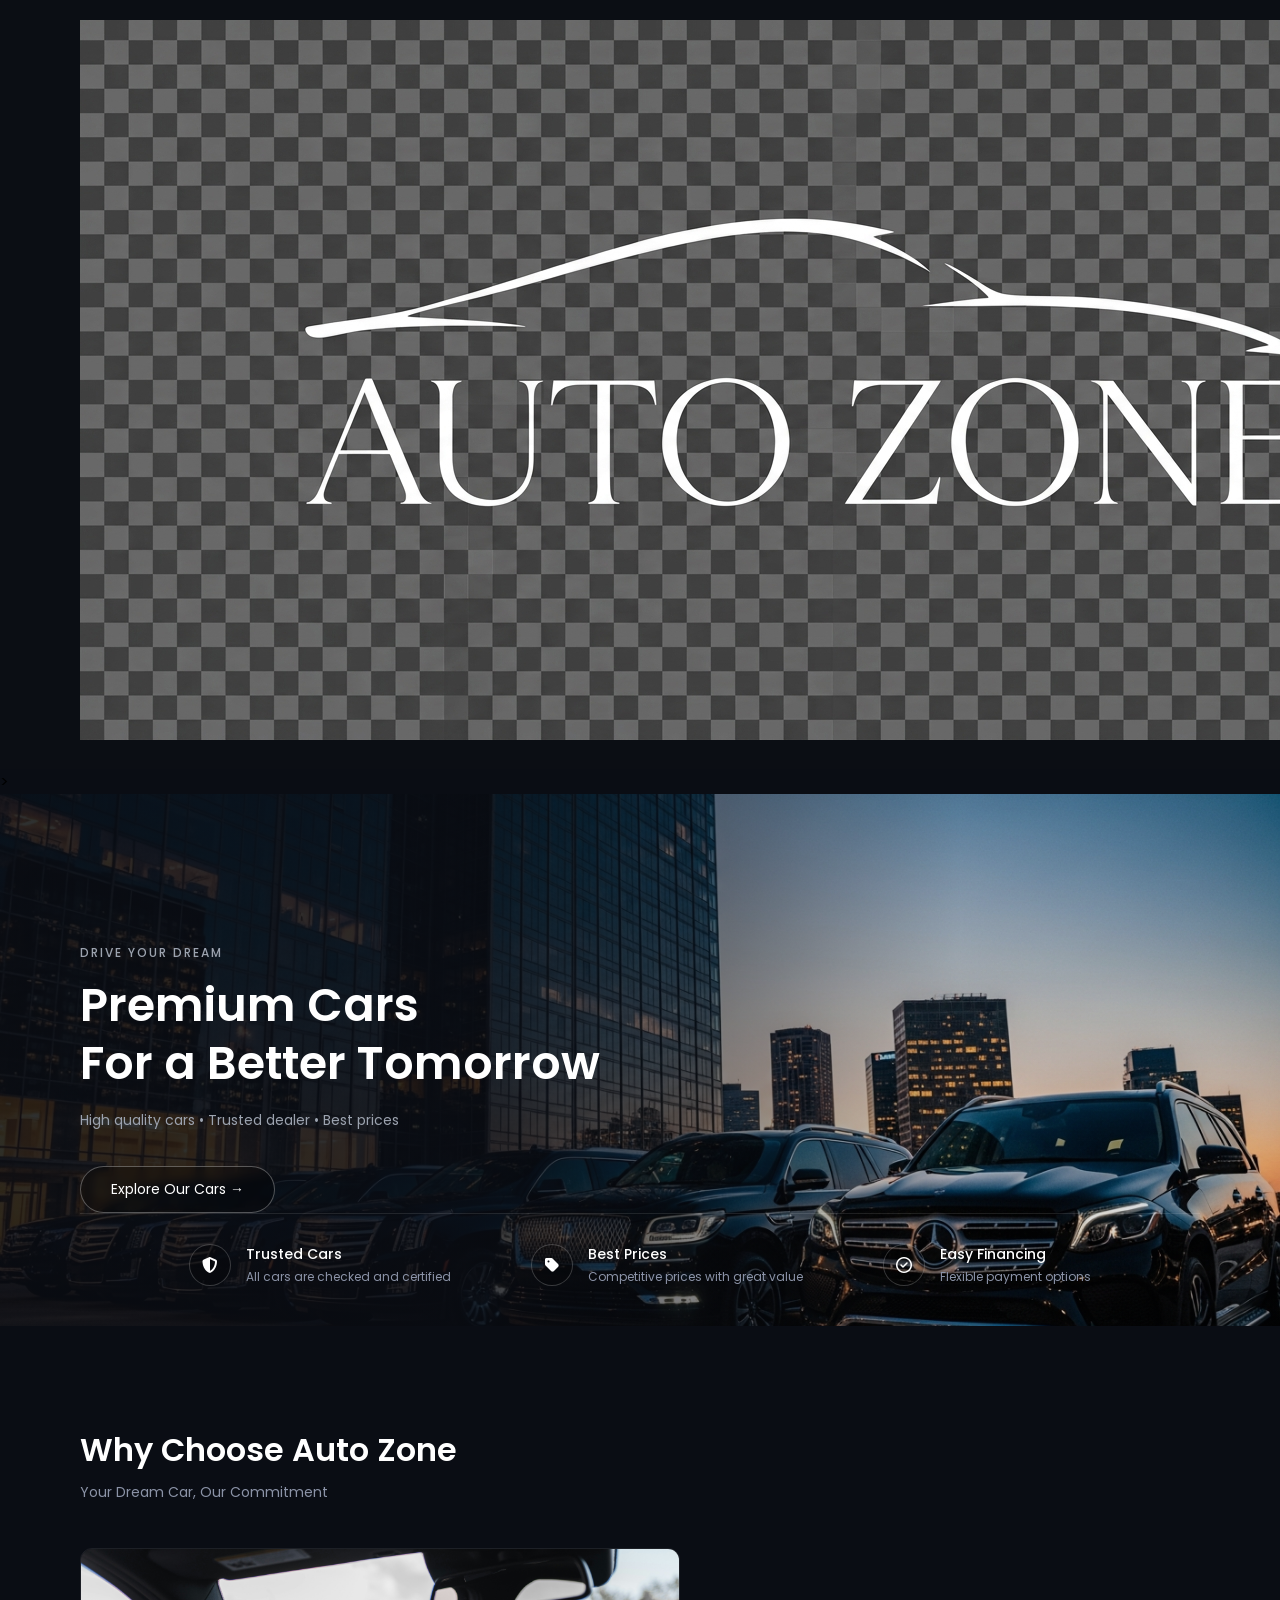
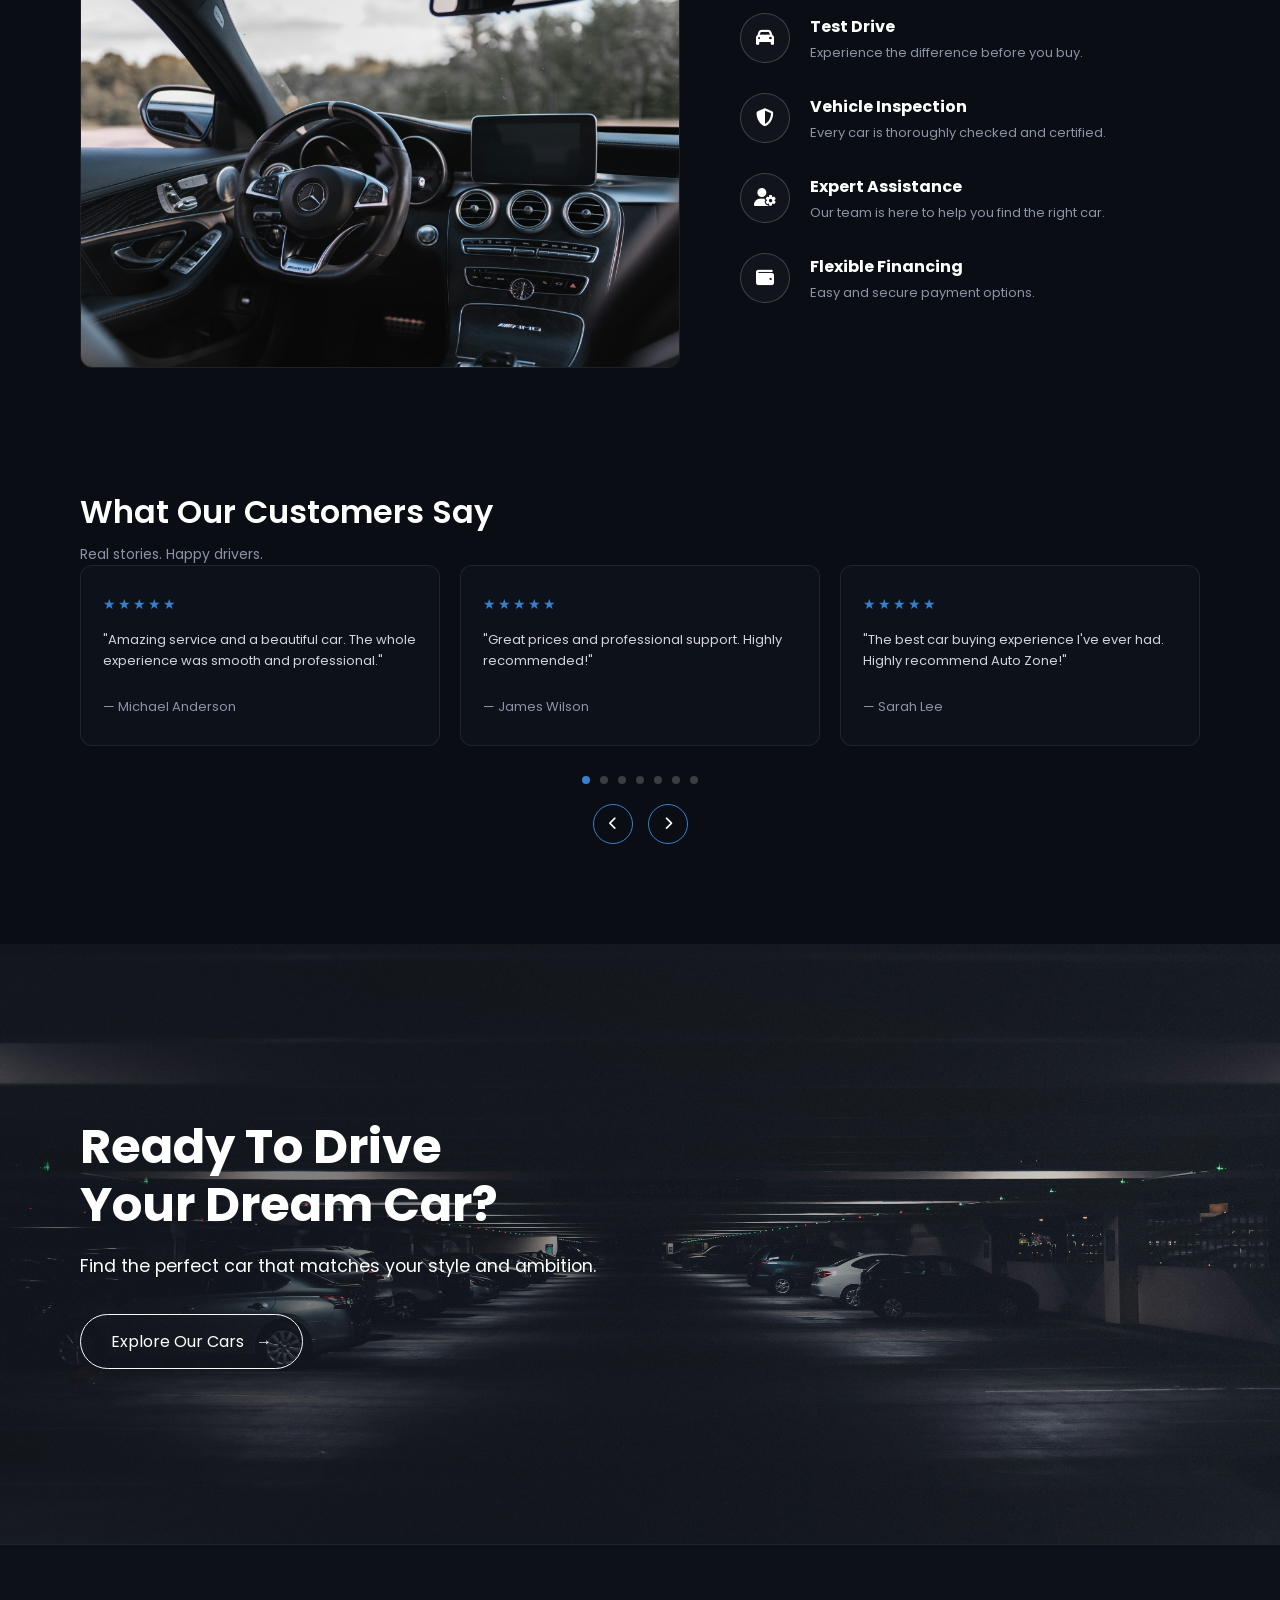
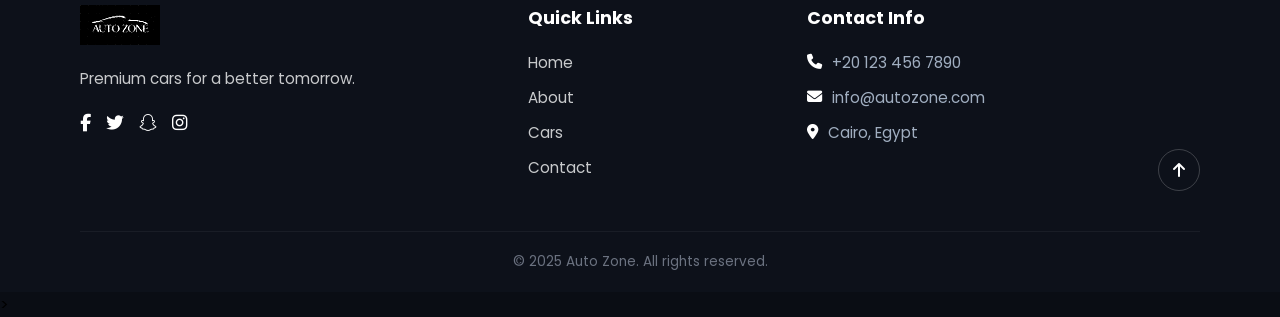
<file: home.html>
<!DOCTYPE html>
<html lang="en">
<head>
    <meta charset="UTF-8">
    <meta name="viewport" content="width=device-width, initial-scale=1.0">
    <title>Auto Zone</title>
    <link rel="stylesheet" href="https://cdnjs.cloudflare.com/ajax/libs/font-awesome/6.4.0/css/all.min.css">
    <link rel="preconnect" href="https://fonts.googleapis.com">
    <link rel="preconnect" href="https://fonts.gstatic.com" crossorigin>
    <link href="https://fonts.googleapis.com/css2?family=Poppins:wght@300;400;500;600;700&display=swap" rel="stylesheet">
    <link rel="stylesheet" href="home1.css">
    <link rel="stylesheet" href="home2.css">
    <link rel="stylesheet" href="home3.css">
    <link rel="stylesheet" href="home4.css">
    <link rel="stylesheet" href="home5.css">
     <script src="home.js"></script>
</head>
<body>
    <section class="hero">
        <header class="navbar">
            <div class="logo">
                <a href="#"><img src="img/logo.jpe" alt="AUTO ZONE Logo"></a>
            </div>
            <nav class="navlink" id="navmenu">
                <i class="fa-solid fa-xmark close-btn" id="closeBtn"></i>
                <ul>
                    <li><a href="home.html" class="active">Home</a></li>
                    <li><a href="about.html">About</a></li>
                    <li><a href="cars.html">Cars</a></li>
                    <li><a href="contact.html">Contact</a></li>
                </ul>
            </nav>
            <div class="navicons">
               <i class="fa-solid fa-bars menu-toggle" id="menuToggle"></i>
            </div>
        </header>
<!-----------section 2 ------------------------------------------------------------------------------------------------------------>>        
     <div class="hero-wrapper">
        <div class="hero-text">
           <span class="sub-title">DRIVE YOUR DREAM</span>
                <h1 class="main-title">Premium Cars<br>For a Better Tomorrow</h1>
                <p class="description">High quality cars &bull; Trusted dealer &bull; Best prices</p>
                <a href="cars.html" class="btn-primary">Explore Our Cars &rarr;</a>
            </div>
            <div class="features">
                <div class="item">
                    <div class="icon">
                        <i class="fa-solid fa-shield-halved"></i>
                    </div>
                    <div class="text">
                        <h3>Trusted Cars</h3>
                        <p>All cars are checked and certified</p>
                    </div>
                </div>
                <div class="item">
                    <div class="icon">
                        <i class="fa-solid fa-tag"></i>
                    </div>
                    <div class="text">
                        <h3>Best Prices</h3>
                        <p>Competitive prices with great value</p>
                    </div>
                </div>

        <div class="item">
            <div class="icon">
                 <i class="fa-regular fa-circle-check"></i>
            </div>
            <div class="text">
                  <h3>Easy Financing</h3>
                  <p>Flexible payment options</p>
            </div>
        </div>
     </div>
</div>

</section>
<!---------section 3 ----------------------------------------------------------------->
<section class="why">
    <div class="title">
        <h2>Why Choose Auto Zone</h2>
        <p>Your Dream Car, Our Commitment</p>
    </div>
    <div class="why-content">
        <div class="why-img">
            <img src="img/why.jpg" alt="Car Interior">
        </div>
        <div class="why-list">
            <div class="item">
                <div class="icon"><i class="fa-solid fa-car"></i></div>
                <div class="text">
                    <h3>Test Drive</h3>
                    <p>Experience the difference before you buy.</p>
                </div>
            </div>
            <div class="item">
                <div class="icon"><i class="fa-solid fa-shield-halved"></i></div>
                <div class="text">
                    <h3>Vehicle Inspection</h3>
                    <p>Every car is thoroughly checked and certified.</p>
                </div>
            </div>
            <div class="item">
                <div class="icon"><i class="fa-solid fa-user-gear"></i></div>
                <div class="text">
                    <h3>Expert Assistance</h3>
                    <p>Our team is here to help you find the right car.</p>
                </div>
            </div>
            <div class="item">
                <div class="icon"><i class="fa-solid fa-wallet"></i></div>
                <div class="text">
                    <h3>Flexible Financing</h3>
                    <p>Easy and secure payment options.</p>
                </div>
            </div>
        </div>
    </div>
</section>
<!----------section 4 ---------------------------------------------------------------------------------------------->
<section class="reviews">
    <div class="title">
        <h2>What Our Customers Say</h2>
        <p>Real stories. Happy drivers.</p>
    </div>
    <div class="reviews2">
        <div class="track">
            <div class="card">
                <div class="stars">★★★★★</div>
                <p>"Amazing service and a beautiful car. The whole experience was smooth and professional."</p>
                <h4>— Michael Anderson</h4>
            </div>
            <div class="card">
                <div class="stars">★★★★★</div>
                <p>"Great prices and professional support. Highly recommended!"</p>
                <h4>— James Wilson</h4>
            </div>
            <div class="card">
                <div class="stars">★★★★★</div>
                <p>"The best car buying experience I've ever had. Highly recommend Auto Zone!"</p>
                <h4>— Sarah Lee</h4>
            </div>
            <div class="card">
                <div class="stars">★★★★★</div>
                <p>"Very transparent team and top-notch quality vehicles."</p>
                <h4>— David Miller</h4>
            </div>
            <div class="card">
                <div class="stars">★★★★★</div>
                <p>"Fast documentation and test drive booking was effortless."</p>
                <h4>— Emily Davis</h4>
            </div>
            <div class="card">
                <div class="stars">★★★★★</div>
                <p>"Exceptional customer care from start to finish."</p>
                <h4>— Alex Robert</h4>
            </div>
            <div class="card">
                <div class="stars">★★★★★</div>
                <p>"Fair prices and financing options that actually made sense."</p>
                <h4>— John Martinez</h4>
            </div>
            <div class="card">
                <div class="stars">★★★★★</div>
                <p>"Found my dream car within an hour! Outstanding team."</p>
                <h4>— Sophia Brown</h4>
            </div>
            <div class="card">
                <div class="stars">★★★★★</div>
                <p>"Vehicle condition was exactly as certified. Zero surprises."</p>
                <h4>— Daniel Taylor</h4>
            </div>
            <div class="card">
                <div class="stars">★★★★★</div>
                <p>"Smooth process, polite staff, and reliable vehicles."</p>
                <h4>— Olivia White</h4>
            </div>
            <div class="card">
                <div class="stars">★★★★★</div>
                <p>"They helped me choose the exact car suitable for my family needs."</p>
                <h4>— Ryan Clark</h4>
            </div>
            <div class="card">
                <div class="stars">★★★★★</div>
                <p>"Great trade-in value offered for my previous car. Very satisfied."</p>
                <h4>— Jessica Taylor</h4>
            </div>
            <div class="card">
                <div class="stars">★★★★★</div>
                <p>"Super friendly customer service and zero hidden fees."</p>
                <h4>— Andrew Scott</h4>
            </div>
            <div class="card">
                <div class="stars">★★★★★</div>
                <p>"The financing team worked wonders to match my monthly budget."</p>
                <h4>— Laura King</h4>
            </div>
            <div class="card">
                <div class="stars">★★★★★</div>
                <p>"Clean showroom and impressive selection of luxury models."</p>
                <h4>— Chris Evans</h4>
            </div>
            <div class="card">
                <div class="stars">★★★★★</div>
                <p>"Fast response times whenever I had questions after purchase."</p>
                <h4>— Hannah Abbott</h4>
            </div>
            <div class="card">
                <div class="stars">★★★★★</div>
                <p>"Top tier maintenance inspection report provided with the car."</p>
                <h4>— Mark Spencer</h4>
            </div>
            <div class="card">
                <div class="stars">★★★★★</div>
                <p>"Effortless transaction! Would definitely buy from them again."</p>
                <h4>— Grace Turner</h4>
            </div>
            <div class="card">
                <div class="stars">★★★★★</div>
                <p>"Professional advice without any sales pressure. Loved it!"</p>
                <h4>— Paul Adams</h4>
            </div>
            <div class="card">
                <div class="stars">★★★★★</div>
                <p>"Prompt delivery and pristine car condition upon arrival."</p>
                <h4>— Emma Watson</h4>
            </div>
        </div>
    </div>
    <div class="controls">
        <div class="dots">
            <span class="dot active"></span>
            <span class="dot"></span>
            <span class="dot"></span>
            <span class="dot"></span>
            <span class="dot"></span>
            <span class="dot"></span>
            <span class="dot"></span>
        </div>
        <div class="arrows">
            <button class="arrow-btn"><i class="fa-solid fa-chevron-left"></i></button>
            <button class="arrow-btn"><i class="fa-solid fa-chevron-right"></i></button>
        </div>
    </div>
</section>
<!------section 4 --------------------------------------------------------------->
<section class="banner">
    <div class="container">
        <div class="content">
            <h2>Ready To Drive<br>Your Dream Car?</h2>
            <p>Find the perfect car that matches your style and ambition.</p>
            <a href="cars.html" class="cta-btn">
                Explore Our Cars <span>&rarr;</span>
            </a>
        </div>
        
    </div>
</section>
<!-------------footer section 5------------------------------------------------------------------------->
<footer class="footer">
    <div class="container">
        <div class="footer-logo">
            <div class="footer-logo">
                <img src="img/logo.jpe" alt="Auto Zone Logo">
            </div>
            <p>Premium cars for a better tomorrow.</p>
            <div class="links">
                <a href="#"><i class="fa-brands fa-facebook-f"></i></a>
                <a href="#"><i class="fa-brands fa-twitter"></i></a>
                <a href="#"><i class="fa-brands fa-snapchat"></i></a>
                <a href="#"><i class="fa-brands fa-instagram"></i></a>
            </div>
        </div>
        <div class="footerlinks">
            <h3>Quick Links</h3>
            <ul>
                <li><a href="home.html">Home</a></li>
                <li><a href="about.html">About</a></li>
                <li><a href="cars.html">Cars</a></li>
                <li><a href="contact.html">Contact</a></li>
            </ul>
        </div>
        <div class="footercontact">
            <h3>Contact Info</h3>
            <ul>
                <li><i class="fa-solid fa-phone"></i> +20 123 456 7890</li>
                <li><i class="fa-solid fa-envelope"></i> info@autozone.com</li>
                <li><i class="fa-solid fa-location-dot"></i> Cairo, Egypt</li>
            </ul>
        </div>
        <a href="#" class="back">
            <i class="fa-solid fa-arrow-up"></i>
        </a>
    </div>

    <div class="footerbottom">
        <p>&copy; 2025 Auto Zone. All rights reserved.</p>
    </div>
</footer>
<!-------------------------------------------------------------------------->>
</body>
</html>
</file>
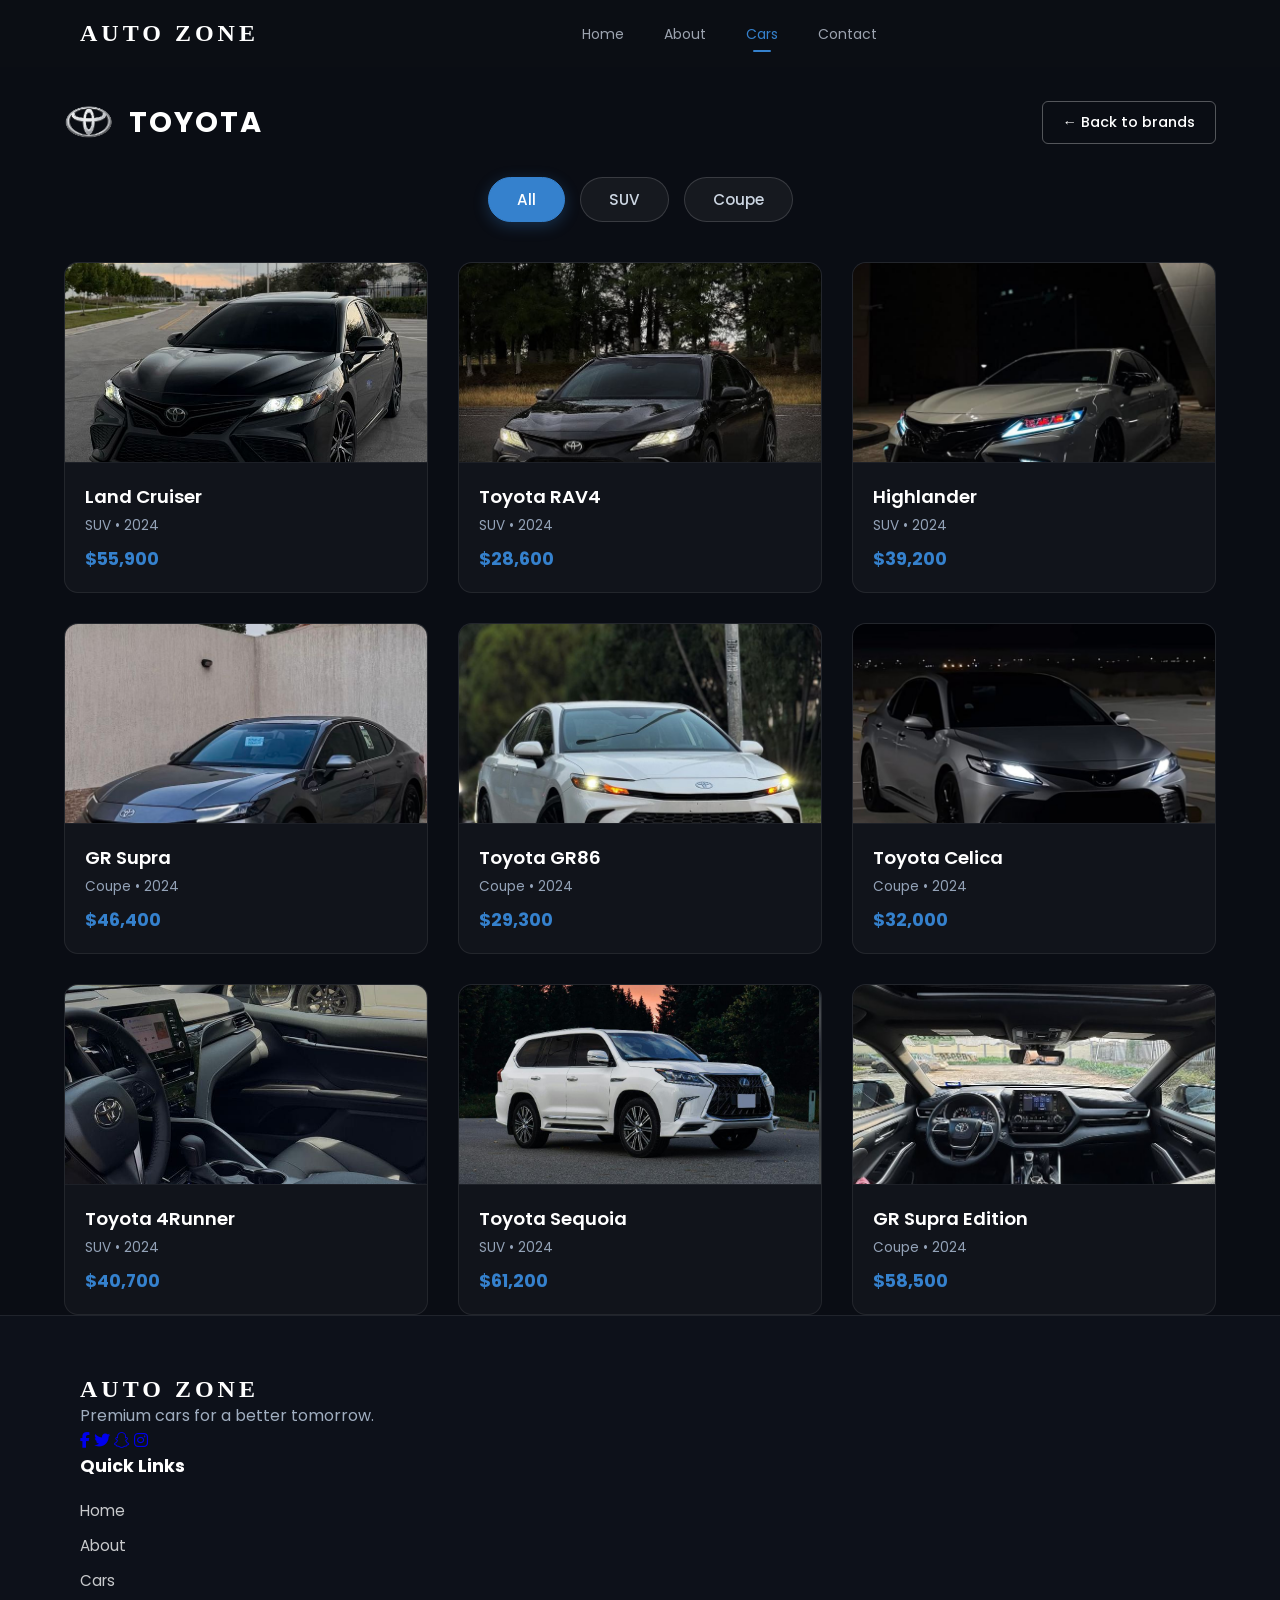
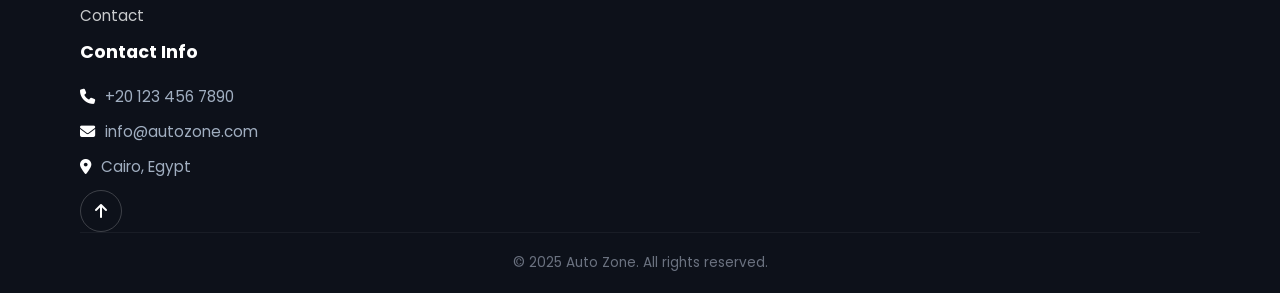
<file: toyota.html>
<!DOCTYPE html>
<html lang="en">
<head>
    <meta charset="UTF-8">
    <meta name="viewport" content="width=device-width, initial-scale=1.0">
    <title>Auto Zone</title>
    <link rel="stylesheet" href="https://cdnjs.cloudflare.com/ajax/libs/font-awesome/6.4.0/css/all.min.css">
    <link rel="preconnect" href="https://fonts.googleapis.com">
    <link rel="preconnect" href="https://fonts.gstatic.com" crossorigin>
    <link href="https://fonts.googleapis.com/css2?family=Poppins:wght@300;400;500;600;700&display=swap" rel="stylesheet">
    <link rel="stylesheet" href="home1.css">
    <link rel="stylesheet" href="home5.css">
    <link rel="stylesheet" href="cars1.css">
    <link rel="stylesheet" href="cars.css">
</head>
<body>
    <header class="navbar">
        <div class="logo">AUTO ZONE</div>
        <nav class="navlink" id="navmenu">
            <i class="fa-solid fa-xmark close-btn" id="closeBtn"></i>
            <ul>
                <li><a href="home.html">Home</a></li>
                <li><a href="about.html">About</a></li>
                <li><a href="cars.html" class="active">Cars</a></li>
                <li><a href="contact.html">Contact</a></li>
            </ul>
        </nav>
        <div class="navicons">
            <i class="fa-solid fa-bars menu-toggle" id="menuToggle"></i>
        </div>
    </header>
<!------------------------------------------------------------------------------------------------------- -->
<div class="brand-top-bar">
    <div class="deflexus">
        <img src="img/carlogo/toyota.png" class="lexuslogolexus" alt="Toyota Logo">
        <h1 class="logolexuslogo">TOYOTA</h1>
    </div>

    <div class="btnbacklexus">
        <a href="cars.html" class="backtobrands">&larr; Back to brands</a>
    </div>
</div>

<div class="categories">
    <button data-filter="all" class="BUTT active">All</button>
    <button data-filter="suv" class="BUTT">SUV</button>
    <button data-filter="coupe" class="BUTT">Coupe</button>
</div>
<!-- cars-------------------------------- -->
<div class="cars">

    <div class="car suv">
        <img src="cars/toyota1.jpeg" alt="Toyota Land Cruiser">
        <div class="car-details">
            <h2>Land Cruiser</h2>
            <span class="category-tag">SUV • 2024</span>
            <p class="price">$55,900</p>
        </div>
    </div>

    <div class="car suv">
        <img src="cars/toyota2.jpeg" alt="Toyota RAV4">
        <div class="car-details">
            <h2>Toyota RAV4</h2>
            <span class="category-tag">SUV • 2024</span>
            <p class="price">$28,600</p>
        </div>
    </div>

    <div class="car suv">
        <img src="cars/toyota3.jpeg" alt="Toyota Highlander">
        <div class="car-details">
            <h2>Highlander</h2>
            <span class="category-tag">SUV • 2024</span>
            <p class="price">$39,200</p>
        </div>
    </div>

    <div class="car coupe">
        <img src="cars/toyota4.jpeg" alt="Toyota GR Supra">
        <div class="car-details">
            <h2>GR Supra</h2>
            <span class="category-tag">Coupe • 2024</span>
            <p class="price">$46,400</p>
        </div>
    </div>

    <div class="car coupe">
        <img src="cars/toyota5.jpeg" alt="Toyota GR86">
        <div class="car-details">
            <h2>Toyota GR86</h2>
            <span class="category-tag">Coupe • 2024</span>
            <p class="price">$29,300</p>
        </div>
    </div>

    <div class="car coupe">
        <img src="cars/toyota6.jpeg" alt="Toyota Celica">
        <div class="car-details">
            <h2>Toyota Celica</h2>
            <span class="category-tag">Coupe • 2024</span>
            <p class="price">$32,000</p>
        </div>
    </div>

    <div class="car suv">
        <img src="cars/toyota7.jpeg" alt="Toyota 4Runner">
        <div class="car-details">
            <h2>Toyota 4Runner</h2>
            <span class="category-tag">SUV • 2024</span>
            <p class="price">$40,700</p>
        </div>
    </div>

    <div class="car suv">
        <img src="cars/lexus8.jpeg" alt="Toyota Sequoia">
        <div class="car-details">
            <h2>Toyota Sequoia</h2>
            <span class="category-tag">SUV • 2024</span>
            <p class="price">$61,200</p>
        </div>
    </div>

    <div class="car coupe">
        <img src="cars/tyoyta8.jpeg" alt="Toyota Supra Edition">
        <div class="car-details">
            <h2>GR Supra Edition</h2>
            <span class="category-tag">Coupe • 2024</span>
            <p class="price">$58,500</p>
        </div>
    </div>

</div>
  <!--footer--------------------------------------------------------------------------------------------------------------------->
    <footer class="footer">
        <div class="logo">AUTO ZONE</div>
                <p>Premium cars for a better tomorrow.</p>
                <div class="links">
                    <a href="#"><i class="fa-brands fa-facebook-f"></i></a>
                    <a href="#"><i class="fa-brands fa-twitter"></i></a>
                    <a href="#"><i class="fa-brands fa-snapchat"></i></a>
                    <a href="#"><i class="fa-brands fa-instagram"></i></a>
                </div>
            </div>

            <div class="footerlinks">
                <h3>Quick Links</h3>
                <ul>
                    <li><a href="home.html">Home</a></li>
                    <li><a href="about.html">About</a></li>
                    <li><a href="cars.html">Cars</a></li>
                    <li><a href="contact.html">Contact</a></li>
                </ul>
            </div>

            <div class="footercontact">
                <h3>Contact Info</h3>
                <ul>
                    <li><i class="fa-solid fa-phone"></i> +20 123 456 7890</li>
                    <li><i class="fa-solid fa-envelope"></i> info@autozone.com</li>
                    <li><i class="fa-solid fa-location-dot"></i> Cairo, Egypt</li>
                </ul>
            </div>

            <a href="#" class="back">
                <i class="fa-solid fa-arrow-up"></i>
            </a>
        </div>

        <div class="footerbottom">
            <p>&copy; 2025 Auto Zone. All rights reserved.</p>
        </div>
    </footer>
<script src="cars.js"></script>
</body>
</html>
</file>
<file: home1.css>
* {
    margin: 0;
    padding: 0;
    box-sizing: border-box;
    font-family: 'Poppins', sans-serif;
}
body {
    background-color: #0a0d14;
}
.hero {
    width: 100%;
    min-height: 100vh;
    display: flex;
    flex-direction: column;
}
.navbar {
    width: 100%;
    background-color: #0b0e14;
    display: flex;
    justify-content: space-between;
    align-items: center;
    padding: 20px 80px;
    z-index: 10;
}
.navlink ul {
    display: flex;
    list-style: none;
    gap: 40px;
}
.navlink ul li a {
    text-decoration: none;
    color: #9ca3af;
    font-size: 14px;
    font-weight: 400;
    transition: color 0.3s ease;
    position: relative;
}
.navlink ul li a:hover,.navlink ul li a.active {
    color: #3581cd;
}

.navlink ul li a.active::after {
    content: '';
    position: absolute;
    bottom: -8px;
    left: 50%;
    transform: translateX(-50%);
    width: 18px;
    height: 2px;
    background-color: #3581cd;
    border-radius: 2px;
}
.navicons {
    display: flex;
    gap: 22px;
}
.navicons .icon-link {
    color: #ffffff;
    font-size: 16px;
    text-decoration: none;
}
@import url('https://fonts.googleapis.com/css2?family=Cinzel:wght@700;800&display=swap');

.logo {
    font-family: 'Cinzel', serif;
    font-size: 24px;
    font-weight: 800;
    letter-spacing: 4px;
    color: #ffffff;
}
/*---- responsive------------------------------------------------------------------------- */
.menu-toggle, .close-btn {
    display: none;
    color: #ffffff;
    font-size: 22px;
    cursor: pointer;
}
@media (max-width: 840px) {
    .navbar {
        padding: 15px 30px;
    }
    .menu-toggle {
        display: block;
    }
    .close-btn {
        display: block;
        position: absolute;
        top: 25px;
        right: 25px;
    }
    .navlink {
        position: fixed;
        top: 0;
        right: -100%; 
        width: 250px;
        height: 100vh;
        background-color: #0b0e14;
        box-shadow: -5px 0 15px rgba(0, 0, 0, 0.5);
        display: flex;
        flex-direction: column;
        padding: 80px 40px;
        transition: right 0.4s ease;
        z-index: 100;
    }
    .navlink.active {
        right: 0; 
    }
    .navlink ul {
        flex-direction: column;
    
        gap: 25px;
    }
    .navlink ul li a {
        font-size: 16px;
    }
}
</file>
<file: home2.css>
.hero-wrapper {
    flex: 1;
    position: relative;
    background: linear-gradient(to right, rgba(10, 13, 20, 0.85) 35%, rgba(10, 13, 20, 0.15) 75%), 
                url('img/hero-fleet.png') no-repeat center center / cover;
    display: flex;
    flex-direction: column;
    justify-content: space-between;
    padding: 150px 80px 40px;
}
.hero-text {
    max-width: 550px;
}
.hero-text .sub-title {
    font-size: 12px;
    letter-spacing: 2px;
    color: #9ca3af;
    font-weight: 500;
    text-transform: uppercase;
    display: block;
    margin-bottom: 15px;
}
.hero-text .main-title {
    font-size: 46px;
    font-weight: 600;
    line-height: 1.25;
    margin-bottom: 18px;
    color: #ffffff;
}
.hero-text .description {
    font-size: 14px;
    color: #9ca3af;
    margin-bottom: 35px;
}

.btn-primary {
    display: inline-block;
    padding: 12px 30px;
    border: 1px solid rgba(255, 255, 255, 0.3);
    border-radius: 30px;
    color: #ffffff;
    text-decoration: none;
    font-size: 14px;
    background: rgba(0, 0, 0, 0.3);
    backdrop-filter: blur(5px);
    transition: all 0.3s ease;
}
.btn-primary:hover {
    background: #ffffff;
    color: #000000;
}
.features {
    display: flex;
    justify-content: center;
    align-items: center;
    gap: 80px;
    width: 100%;
    padding-top: 30px;
    border-top: 1px solid rgba(255, 255, 255, 0.1);
}
.features .item {
    display: flex;
    align-items: center;
    gap: 15px;
}
.features .icon {
    width: 42px;
    height: 42px;
    border: 1px solid rgba(255, 255, 255, 0.2);
    border-radius: 50%;
    display: flex;
    justify-content: center;
    align-items: center;
    font-size: 16px;
    color: #ffffff;
    background: rgba(0, 0, 0, 0.2);
}
.features .text h3 {
    font-size: 14px;
    font-weight: 500;
    color: #ffffff;
    margin-bottom: 3px;
}
.features .text p {
    font-size: 12px;
    color: #8b93a7;
}
/*----------Responsive----------------------------*/
@media (max-width: 950px) {
    .hero-wrapper {
        padding: 120px 40px 30px;
        background: linear-gradient(to bottom, 
                    rgba(10, 13, 20, 0.88) 0%, 
                    rgba(12, 17, 26, 0.514) 50%), 
                    url('img/hero-fleet.png') no-repeat center right / cover;
    }
    .hero-text {
        max-width: 100%;
    }
    .hero-text .main-title {
        font-size: 34px;
    }
}
/* -----boxes--------------- */
@media (max-width: 650px) {
    .hero-wrapper {
        padding: 100px 20px 25px;
        background-position: 75% center;
    }
    .hero-text .main-title {
        font-size: 32px;
    }
    .features {
        flex-wrap: wrap;
        justify-content: space-between;
        gap: 25px 10px;
    }
    .features .item {
        width: 48%;
    }
    .features .item:nth-child(3) {
        width: 100%;
        justify-content: center;
    }
}

/* 3boxes-------------------------------------------------------- */
@media (max-width: 440px) {
    .hero-text .main-title {
        font-size: 26px;
    }
    .features {
        flex-direction: column; 
        align-items: flex-start;
        gap: 20px;
    }
    .features .item,
    .features .item:nth-child(3) {
        width: 100%;
        justify-content: flex-start;
    }
}
</file>
<file: home3.css>
.why {
    width: 100%;
    padding: 100px 80px 60px;
    background-color: #0a0d14;
}
.why .title {
    margin-bottom: 45px;
}
.why .title h2, .reviews .title h2 {
    font-size: 32px;
    font-weight: 600;
    color: #ffffff;
    margin-bottom: 8px;
}
.why .title p, .reviews .title p {
    font-size: 14px;
    color: #8b93a7;
}
.why-content {
    display: flex;
    justify-content: space-between;
    align-items: center;
    gap: 60px;
    width: 100%;
}
.why-img {
    flex: 1.3; 
    height: 420px;
    border-radius: 12px;
    overflow: hidden;
    border: 1px solid rgba(255, 255, 255, 0.08);
}
.why-img img {
    width: 100%;
    height: 100%;
    object-fit: cover;
}
.why-list {
    flex: 1;
    display: flex;
    flex-direction: column;
    gap: 30px;
}
.why-list .item {
    display: flex;
    align-items: center;
    gap: 20px;
}
.why-list .icon {
    width: 50px;
    height: 50px;
    border: 1px solid rgba(255, 255, 255, 0.2);
    border-radius: 50%;
    display: flex;
    justify-content: center;
    align-items: center;
    font-size: 18px;
    color: #ffffff;
    background: rgba(255, 255, 255, 0.03);
    flex-shrink: 0;
}
.why-list .text h3 {
    font-size: 16px;
    color: #ffffff;
    margin-bottom: 4px;
}
.why-list .text p {
    font-size: 13px;
    color: #8b93a7;
}

/*-------------Responsive------------------------------------ */
@media (max-width: 800px) {
    .why {
        padding: 60px 30px;
    }
    .why-content {
        flex-direction: column;
        gap: 40px;
    }
    .why-img {
        width: 100%;
        height: 350px; 
    }
    .why-list {
        width: 100%;
        display: grid;
        grid-template-columns: repeat(2, 1fr);
        gap: 25px;
    }
}


@media (max-width: 500px) {
    .why {
        padding: 50px 20px;
    }
    .why-img {
        height: 250px;
    }
    .why-list {
        grid-template-columns: 1fr;
        gap: 20px;
    }
}
</file>
<file: home4.css>
.reviews {
    width: 100%;
    padding: 60px 80px 100px;
    background-color: #0a0d14;
    box-sizing: border-box;
}
.reviews2 {
    width: 100%;
    overflow: hidden;
    margin-bottom: 30px;
}
.track {
    display: flex;
    gap: 20px;
    transition: transform 0.5s cubic-bezier(0.25, 1, 0.5, 1);
    width: 100%;
}

.card {
    flex: 0 0 calc((100% - 40px) / 3);
    background: #0d111a;
    border: 1px solid rgba(255, 255, 255, 0.08);
    border-radius: 12px;
    padding: 28px 22px;
    box-sizing: border-box;
    display: flex;
    flex-direction: column;
    justify-content: space-between;
}
.card .stars {
    color: #3581cd;
    font-size: 14px;
    letter-spacing: 2px;
    margin-bottom: 15px;
}
.card p {
    font-size: 13px;
    color: #d1d5db;
    line-height: 1.6;
    margin-bottom: 25px;
}
.card h4 {
    font-size: 13px;
    color: #8b93a7;
    font-weight: 400;
}
.controls {
    display: flex;
    flex-direction: column; 
    align-items: center;
    gap: 20px;
    width: 100%;
}
.dots {
    display: flex;
    gap: 10px;
}
.dot {
    width: 8px;
    height: 8px;
    background: rgba(255, 255, 255, 0.2);
    border-radius: 50%;
    cursor: pointer;
    transition: background 0.3s;
}
.dot.active {
    background: #3581cd;
}
.arrows {
    display: flex;
    gap: 15px;
}

.arrow-btn {
    width: 40px;
    height: 40px;
    border-radius: 50%;
    border: 1px solid #3581cd;
    background: transparent;
    color: white;
    cursor: pointer;
    display: flex;
    justify-content: center;
    align-items: center;
    transition: background 0.3s, border-color 0.3s;
}
.arrow-btn:hover {
    background: rgba(255, 255, 255, 0.1);
    border-color: #3581cd;
}
/* ----section 4-------------------------------------------------------------------------------------------------- */
.banner {
    width: 100%;
    min-height: 600px;
    background: linear-gradient(to right, rgba(10, 13, 20, 0.5) 30%, rgba(10, 13, 20, 0.1)), 
                url('img/quilia-orGJcWVI6js-unsplash.jpg') no-repeat center center/cover;
    display: flex;
    align-items: center;
    padding: 60px 80px;
    box-sizing: border-box;
}
.banner .container {
    max-width: 1200px;
    width: 100%;
    margin: 0 auto;
}
.banner .content {
    max-width: 550px;
}
.banner .content h2 {
    color: #ffffff;
    font-size: 3rem;
    font-weight: 700;
    line-height: 1.2;
    margin-bottom: 20px;
}
.banner .content p {
    color: white;
    font-size: 1.1rem;
    margin-bottom: 35px;
}
.banner .cta-btn {
    display: inline-flex;
    align-items: left;
    gap: 12px;
    padding: 14px 30px;
    border: 1px solid #f9f9f9;
    border-radius: 30px;
    color: #ffffff;
    text-decoration: none;
    font-size: 1rem;
    transition: all 0.3s ease;
}

.banner .cta-btn:hover {
    background: white;
    color: #000000;
}

.banner .image {
    flex: 1.2;
    display: flex;
    justify-content: flex-end;
}

.banner .image img {
    width: 100%;
    max-width: 600px;
    height: auto;
    border-radius: 12px;
    object-fit: cover;
    display: block;
}
/*----------Responsive----------------------------*/
@media (max-width: 680px) {
    .reviews {
        padding: 50px 20px 60px;
    }
    .card {
        flex: 0 0 calc((100% - 20px) / 2);
    }
}
/* one card */
@media (max-width: 480px) {
    .card {
        flex: 0 0 100%;
    }
}
/* ----responsive banner------------------- */
@media (max-width: 800px) {
    .banner {
        min-height: 450px;
        padding: 60px 30px;
        background: linear-gradient(to bottom, 
                    rgba(10, 13, 20, 0.85) 0%, 
                    rgba(10, 13, 20, 0.6) 50%, 
                    rgba(10, 13, 20, 0.9) 100%), 
                    url('img/quilia-orGJcWVI6js-unsplash.jpg') no-repeat center center / cover;
    }
    .banner .content {
        max-width: 100%;
    }
    .banner .content h2 {
        font-size: 2.2rem;
        margin-bottom: 15px;
    }
    .banner .content p {
        font-size: 1rem;
        margin-bottom: 25px;
    }
    .banner .cta-btn {
        padding: 12px 24px;
        font-size: 0.95rem;
    }
}


@media (max-width: 480px) {
    .banner {
        min-height: 400px;
        padding: 50px 20px;
    }

    .banner .content h2 {
        font-size: 1.75rem;
    }

    .banner .content p {
        font-size: 0.9rem;
    }
}
</file>
<file: home5.css>
.footer {
    background-color: #0d111a;
    border-top: 1px solid rgba(255, 255, 255, 0.08);
    padding: 60px 80px 20px;
    color: #a0aec0;
    position: relative;
}
.footer .container {
    display: flex;
    justify-content: space-between;
    align-items: flex-start;
    gap: 40px;
    max-width: 1200px;
    margin: 0 auto 40px;
    position: relative;
}
.footer-logo img {
    height: 40px;
    width: auto;
    margin-bottom: 15px;
    filter:grayscale(100%) brightness(100%) contrast(400%);
}
.footer-logo p {
    font-size: 0.95rem;
    margin-bottom: 20px;
    color: #c8cacc;
}
.footer-logo .links {
    display: flex;
    gap: 15px;
}
.footer-logo .links a {
    color: #ffffff;
    font-size: 1.1rem;
    transition: color 0.3s ease;
}
.footer-logo .links a:hover {
    color: #3581cd;
}


.footerlinks h3,.footercontact h3 {
    color: white;
    font-size: 1.1rem;
    margin-bottom: 20px;
}

.footerlinks ul,.footercontact ul {
    list-style: none;
    padding: 0;
    margin: 0;
}
.footerlinks ul li,.footercontact ul li {
    margin-bottom: 12px;
    font-size: 0.95rem;
}
.footerlinks ul li a {
    color: #c8cacc;
    text-decoration: none;
    transition: color 0.3s ease;
}
.footerlinks ul li a:hover {
    color: #3581cd;
}

.footercontact ul li {
    display: flex;
    align-items: center;
    gap: 10px;
}
.footercontact ul li i {
    color: white;
}

/*  Button up page */
.footer .back {
    width: 42px;
    height: 42px;
    border: 1px solid rgba(255, 255, 255, 0.2);
    border-radius: 50%;
    display: flex;
    justify-content: center;
    align-items: center;
    color: #ffffff;
    text-decoration: none;
    align-self: flex-end;
    transition: all 0.3s ease;
}
.footer .back:hover {
    border-color: #3581cd;
    color: #3581cd;
}
.footerbottom {
    text-align: center;
    border-top: 1px solid rgba(255, 255, 255, 0.05);
    padding-top: 20px;
    font-size: 0.85rem;
    color: #6b7280;
}
/* ---responsive------------------------------------ */
@media (max-width: 720px) {
    .footer {
        padding: 40px 20px 20px;
    }
    .footer .container {
        flex-wrap: wrap; 
        gap: 30px 20px;
    }
    .footer-logo {
        width: 55%;
    }
    .footerlinks {
        width: 35%;
    }
    .footercontact {
        width: 70%;
    }
    .footer .back {
        align-self: flex-start;
        margin-top: 20px;
    }
}


@media (max-width: 480px) {
    .footer-logo, 
    .footerlinks, 
    .footercontact {
        width: 100%;
    }
}
</file>
<file: about1.css>
.bhero {
    padding: 80px 8%;
    background-color: #0a0d14;
}
.bhero .container {
    display: flex;
    align-items: center;
    justify-content: space-between;
    gap: 50px;
    max-width: 1200px;
    margin: 0 auto;
}
.bcontent {
    flex: 1;
}
.about-hero .container,.our-story .container,.mission-values .container {
    max-width: 1500px; 
    width: 95%;        
}
.bcontent .title1 {
    color: #a0aec0;
    font-size: 0.9rem;
    letter-spacing: 2px;
    display: block;
    margin-bottom: 10px;
}
.bcontent h1 {
    color: #ffffff;
    font-size: 2.8rem;
    font-weight: 700;
    line-height: 1.2;
    margin-bottom: 20px;
}
.bcontent p {
    color: #a0aec0;
    font-size: 0.95rem;
    line-height: 1.6;
    margin-bottom: 30px;
}
.bfeatures {
    display: flex;
    gap: 20px;
}
.feature1 {
    display: flex;
    flex-direction: column;
    align-items: center;
    text-align: center;
    gap: 10px;
}
.feature1 i {
    font-size: 1.2rem;
    color: #ffffff;
    border: 1px solid rgba(255, 255, 255, 0.2);
    width: 45px;
    height: 45px;
    border-radius: 50%;
    display: flex;
    align-items: center;
    justify-content: center;
}
.feature1 span {
    color: #a0aec0;
    font-size: 0.8rem;
    max-width: 90px;
}

.bimage {
    flex: 1;
}
.bimage img {
    width: 100%;
    height: 350px;
    object-fit: cover;
    border-radius: 12px;
}
/* -----responsive-------------------------------------------------------- */
@media (max-width: 700px) {
    .bhero {
        padding: 50px 20px;
        height: auto; 
    }
    .bhero .container {
        display: flex;
        flex-direction: column;
        gap: 25px;
    }
    .bcontent {
        width: 100%;
    }
    .bhero .title2 {
        font-size: 26px;
    }

    .bimage {
        width: 100%;
        max-width: 400px; 
        height: auto;    
        margin: 0 auto;   
        border-radius: 12px;
        overflow: hidden; 
    }
    .bimage img {
        width: 100%;
        height: 100%;
        object-fit: fill; 
        display: block;
    }
    .bcontent {
        width: 100%;
        text-align: center;
    }

    .bfeatures {
        display: flex;
        justify-content: center; 
        align-items: center;
        gap: 20px;
        flex-wrap: wrap;        
        margin-top: 25px;
    }
    .feature1 {
        display: flex;
        flex-direction: column;  
        align-items: center;
        text-align: center;
    }
}

@media (max-width: 480px) {
    .bimage {
        height: 200px; 
    }
}
</file>
<file: about2.css>
.story {
    padding: 80px 8%;
    background-color: #0d111a;
    border-top: 1px solid rgba(255, 255, 255, 0.05);
}
.story .container {
    display: flex;
    align-items: center;
    justify-content: space-between;
    gap: 50px;
    max-width: 1200px;
    margin: 0 auto;
}
.scontent {
    flex: 1;
}
.scontent .stitle {
    color: #a0aec0;
    font-size: 0.9rem;
    letter-spacing: 2px;
    display: block;
    margin-bottom: 10px;
}
.scontent h2 {
    color: #ffffff;
    font-size: 2.2rem;
    margin-bottom: 20px;
}
.scontent p {
    color: #8b93a7;
    font-size: 0.95rem;
    line-height: 1.6;
    margin-bottom: 15px;
}
.simage {
    flex: 1;
}
.simage img {
    width: 100%;
    height: 320px;
    object-fit: cover;
    border-radius: 12px;
}
/*---------Responsive-------------------------------------------------*/
@media (max-width: 700px) {
    .story {
        padding: 50px 5%;
    }
    .story .container {
        flex-direction: column;
        gap: 30px;
    }
    .scontent {
        width: 100%;
        text-align: center;
    }
    .scontent h2 {
        font-size: 1.8rem;
    }
    .scontent .btn-primary {
        display: inline-flex;
        justify-content: center;
        align-items: center;
        margin: 10px auto 0;
    }

    .simage {
        width: 100%;
        max-width: 500px;
        margin: 0 auto;
    }
    .simage img {
        width: 100%;
        height: 260px;
        object-fit: cover;
    }
}


@media (max-width: 480px) {
    .scontent h2 {
        font-size: 1.5rem;
    }
    .simage img {
        height: 200px;
    }
}
</file>
<file: about3.css>
.values {
    padding: 80px 8%;
    background-color: #0a0d14;
}
.values .container {
    max-width: 1200px;
    margin: 0 auto;
}
.values .title {
    margin-bottom: 40px;
}

.values h2 {
    color: #ffffff;
    font-size: 2.2rem;
}
.vgrid {
    display: grid;
    grid-template-columns: repeat(auto-fit, minmax(220px, 1fr));
    gap: 20px;
}
.vcard {
    background-color: #0d111a;
    border: 1px solid rgba(255, 255, 255, 0.06);
    border-radius: 12px;
    padding: 30px 20px;
    text-align: center;
    display: flex;
    flex-direction: column;
    align-items: center;
    transition: transform 0.3s ease;
}

.vcard:hover {
    transform: translateY(-5px);
    border-color:#3581cd;
}
.vcard .icon {
    width: 50px;
    height: 50px;
    border-radius: 50%;
    border: 1px solid rgba(255, 255, 255, 0.2);
    display: flex;
    align-items: center;
    justify-content: center;
    margin-bottom: 15px;
}
.vcard .icon i {
    color: #ffffff;
    font-size: 1.2rem;
}
.vcard h3 {
    color: #ffffff;
    font-size: 1.1rem;
    margin-bottom: 8px;
}
.vcard p {
    color: #718096;
    font-size: 0.85rem;
}
</file>
<file: cars1.css>
/* ==========================================
   Brands Section Styling
========================================== */

.brands-section {
    position: relative;
    padding: 100px 5%;
    text-align: center;
    box-sizing: border-box;
    background: linear-gradient(
        to bottom,
        rgba(10, 13, 20, 0.5) 0%,
        rgba(10, 13, 20, 0.35) 50%,
        rgba(10, 13, 20, 0.5) 100%),
    url('img/carlogo/BACK.jpeg') no-repeat center center / cover;
    background-attachment: fixed;
}

.brands-section .sub-title {
    color: #a0aec0;
    font-size: 0.85rem;
    letter-spacing: 2px;
    display: block;
    margin-bottom: 8px;
}

.brands-section .main-title {
    color: #ffffff;
    font-size: 2.5rem;
    font-weight: 700;
    margin-bottom: 10px;
}

.brands-section .description {
    color: #8b93a7;
    font-size: 1rem;
    margin-bottom: 50px;
}

/* شبكة الكروت */
.brands-grid {
    display: grid;
    grid-template-columns: repeat(auto-fit, minmax(200px, 1fr));
    gap: 25px;
    max-width: 1300px;
    margin: 0 auto;
}

/* تصميم الكارت والتأثيرات */
.brand-card {
    background: rgba(255, 255, 255, 0.03);
    border: 1px solid rgba(255, 255, 255, 0.08);
    border-radius: 16px;
    padding: 30px 20px;
    display: flex;
    flex-direction: column;
    align-items: center;
    backdrop-filter: blur(10px);
    transition: all 0.4s ease;
    cursor: pointer;
}

/* تأثير التكبير المريح وتغيير لون البوردر للرئيسي (الأزرق) */
.brand-card:hover {
    transform: translateY(-8px) scale(1.03);
    border-color: #3581cd;
    box-shadow: 0 10px 30px rgba(53, 129, 205, 0.2);
}

.brand-logo {
    width: 90px;
    height: 90px;
    display: flex;
    align-items: center;
    justify-content: center;
    margin-bottom: 20px;
}

.brand-logo img {
    max-width: 100%;
    max-height: 100%;
    object-fit: contain;
}

.brand-card h3 {
    color: #ffffff;
    font-size: 1.1rem;
    font-weight: 600;
    letter-spacing: 1px;
    margin-bottom: 20px;
}

/* زرار View Models الجديد المنسق */
.btn-models {
    display: inline-flex;
    align-items: center;
    gap: 8px;
    padding: 8px 18px;
    border-radius: 20px;
    border: 1px solid rgba(255, 255, 255, 0.2);
    color: #d1d5db;
    text-decoration: none;
    font-size: 0.85rem;
    transition: all 0.3s ease;
}

/* هفر خاص بالزرار نفسه جوه الكارت */
.brand-card:hover .btn-models {
    background-color: #3581cd;
    border-color: #3581cd;
    color: #ffffff;
}

/*-------Responsive-------------------------------------*/

@media (max-width: 800px) {
    .brands-section .main-title {
        font-size: 2rem;
    }

    .brands-grid {
        grid-template-columns: repeat(auto-fit, minmax(160px, 1fr));
        gap: 15px;
    }

    .brand-card {
        padding: 20px 15px;
    }

    .brand-logo {
        width: 70px;
        height: 70px;
    }
}
</file>
<file: cars.css>
* {
    margin: 0;
    padding: 0;
    box-sizing: border-box;
}
body#lexuscars {
    background-color: #0a0d14;
    color: #ffffff;
    padding-bottom: 60px;
}
.brand-top-bar {
    max-width: 1300px;
    margin: 30px auto 20px;
    padding: 0 5%;
    display: flex;
    justify-content: space-between;
    align-items: center;
}

.deflexus {
    display: flex;
    align-items: center;
    gap: 15px;
}
.lexuslogolexus {
    width: 50px;
    height: 50px;
    object-fit: contain;
}
.logolexuslogo {
    font-size: 1.8rem;
    font-weight: 700;
    letter-spacing: 2px;
    color: #ffffff;
}
.backtobrands {
    display: inline-block;
    padding: 10px 20px;
    border: 1px solid rgba(255, 255, 255, 0.3);
    border-radius: 6px;
    color: #ffffff;
    text-decoration: none;
    font-size: 0.9rem;
    font-weight: 500;
    transition: all 0.3s ease;
    background: transparent;
}
.backtobrands:hover {
    background-color: #ffffff;
    color: #000000;
    border-color: #000000;
}
.categories {
    display: flex;
    justify-content: center;
    align-items: center;
    gap: 15px;
    margin: 30px auto 40px;
    padding: 0 20px;
    flex-wrap: wrap; 
}

.BUTT {
    background: rgba(255, 255, 255, 0.05);
    border: 1px solid rgba(255, 255, 255, 0.15);
    color: #cbd5e1;
    padding: 10px 28px;
    border-radius: 25px;
    font-size: 0.95rem;
    font-weight: 500;
    cursor: pointer;
    transition: all 0.3s ease;
}
.BUTT:hover,.BUTT.active {
    background-color: #3581cd;
    border-color: #3581cd;
    color: #ffffff;
    box-shadow: 0 4px 15px rgba(53, 129, 205, 0.3);
}
.cars {
    max-width: 1300px;
    margin: 0 auto;
    padding: 0 5%;
    display: grid;
    grid-template-columns: repeat(auto-fill, minmax(280px, 1fr));
    gap: 30px;
}
.car {
    background: rgba(255, 255, 255, 0.03);
    border: 1px solid rgba(255, 255, 255, 0.08);
    border-radius: 14px;
    overflow: hidden;
    transition: all 0.3s ease;
    display: flex;
    flex-direction: column;
}
.car:hover {
    transform: translateY(-6px) scale(1.02);
    border-color: #3581cd;
    box-shadow: 0 10px 25px rgba(53, 129, 205, 0.15);
}
.car img {
    width: 100%;
    height: 200px;
    object-fit: cover;
    border-bottom: 1px solid rgba(255, 255, 255, 0.05);
}
.car-details {
    padding: 20px;
    display: flex;
    flex-direction: column;
    gap: 6px;
}
.car-details h2 {
    color: #ffffff;
    font-size: 1.15rem;
    font-weight: 600;
}
.category-tag {
    color: #94a3b8;
    font-size: 0.85rem;
}
.price {
    color: #3581cd;
    font-size: 1.1rem;
    font-weight: 700;
    margin-top: 4px;
}

/*----------------Responsive Rules----------------------------------------*/
@media (max-width: 730px) {
    .brand-top-bar {
        flex-direction: column;
        gap: 15px;
        text-align: center;
    }
    .deflexus {
        flex-direction: column;
        gap: 8px;
    }
    .cars {
        grid-template-columns: repeat(auto-fill, minmax(240px, 1fr));
        gap: 20px;
    }
}
</file>
<file: contact1.css>
.contact {
    position: relative;
    height: 350px;
    display: flex;
    align-items: center;
    padding: 0 8%;
    background: linear-gradient(to right, 
        rgba(10, 13, 20, 0.9) 0%, 
        rgba(10, 13, 20, 0.6) 45%, 
        rgba(10, 13, 20, 0.1) 100%), 
    url('img/jack-white-pkvecakeQjo-unsplash.jpg') no-repeat center/cover;
}
.hero {
    position: absolute;
    top: 0;
    left: 0;
    width: 100%;
    height: 100%;
    background: linear-gradient(to right, rgba(10, 13, 20, 0.5) 40%, transparent);
}
.hcontent {
    position: relative;
    z-index: 2;
    max-width: 1400px;
    width: 95%;
    margin: 0 auto;
}
.contact .main-title {
    color: #ffffff;
    font-size: 3rem;
    font-weight: 600;
    margin-bottom: 5px;
}

.contact .description {
    color: #cbd5e1;
    font-size: 1.1rem;
}
/*-----------Responsive---------------------------------*/
@media (max-width: 700px) {
    .contact {
        height: 280px;
        padding: 0 5%;
        background: linear-gradient(
            to right, 
            rgba(10, 13, 20, 0.95) 0%, 
            rgba(10, 13, 20, 0.7) 60%, 
            rgba(10, 13, 20, 0.2) 100%
        ), 
        url('img/jack-white-pkvecakeQjo-unsplash.jpg') no-repeat center/cover;
    }
    .contact .main-title {
        font-size: 2.2rem;
    }
    .contact .description {
        font-size: 1rem;
    }
}

@media (max-width: 480px) {
    .contact {
        height: 240px;
    }
    .contact .main-title {
        font-size: 1.8rem;
    }
    .contact .description {
        font-size: 0.9rem;
    }
}
</file>
<file: contact2.css>
.contact2 {
    padding: 60px 8%;
    background-color: #06090e;
}
.contact2 .container {
    max-width: 1400px;
    width: 95%;
    margin: 0 auto;
    display: flex;
    gap: 60px;
}
.infos {
    flex: 1;
    display: flex;
    flex-direction: column;
    gap: 20px;
}
.infos h2,.contact-right h2 {
    color: #ffffff;
    font-size: 1.5rem;
    font-weight: 500;
    margin-bottom: 15px;
}
.info {
    display: flex;
    align-items: center;
    gap: 15px;
}
.info .icon {
    width: 42px;
    height: 42px;
    border-radius: 50%;
    border: 1px solid rgba(255, 255, 255, 0.2);
    display: flex;
    align-items: center;
    justify-content: center;
}
.info .icon i {
    color: #ffffff;
    font-size: 1rem;
}

.info .details span {
    display: block;
    color: #94a3b8;
    font-size: 0.85rem;
}
.info .details p {
    color: #ffffff;
    font-size: 0.95rem;
}

.contact-right {
    flex: 1.2;
}
.forms {
    display: flex;
    flex-direction: column;
    gap: 15px;
}

.forms input,.forms textarea {
    width: 100%;
    background-color: transparent;
    border: 1px solid rgba(255, 255, 255, 0.15);
    border-radius: 6px;
    padding: 12px 16px;
    color: #ffffff;
    font-size: 0.95rem;
    outline: none;
    transition: border-color 0.3s ease;
}
.forms input:focus,.forms textarea:focus {
    border-color: #3581cd;
}

.btn-send {
    background-color: #3581cd;
    color: #000000;
    padding: 12px 24px;
    border-radius: 6px;
    border: none;
    font-weight: 600;
    cursor: pointer;
    font-size: 0.95rem;
    transition: opacity 0.3s ease;
    width: 100%;
}
.btn-send:hover {
    opacity: 0.9;
}
/*--------------Responsive----------------------------------------------*/
@media (max-width: 730px) {
    .contact2 {
        padding: 40px 5%;
    }
    .contact2 .container {
        flex-direction: column-reverse;
        gap: 40px;
    }

    .contact-right, .infos {
        width: 100%;
        flex: none;
    }
    .infos {
        display: flex;
        flex-direction: column;
        gap: 20px;
    }

    .info {
        display: flex;
        align-items: flex-start; 
        gap: 15px;
    }
}
</file>
<file: contact3.css>
.map- {
    padding: 0 8% 60px;
    background-color: #0a0d14;
}
.map .container {
    max-width: 1400px;
    width: 95%;
    margin: 0 auto;
}

.box {
    width: 100%;
    height: 300px;
    border-radius: 16px;
    overflow: hidden;
    border: 1px solid rgba(255, 255, 255, 0.08);
    box-shadow: 0 10px 30px rgba(0, 0, 0, 0.4);
}
.box iframe {
    width: 100%;
    height: 100%;
    border:0;
    filter: invert(90%) hue-rotate(180deg) contrast(1.2) grayscale(0.2);
}
</file>
